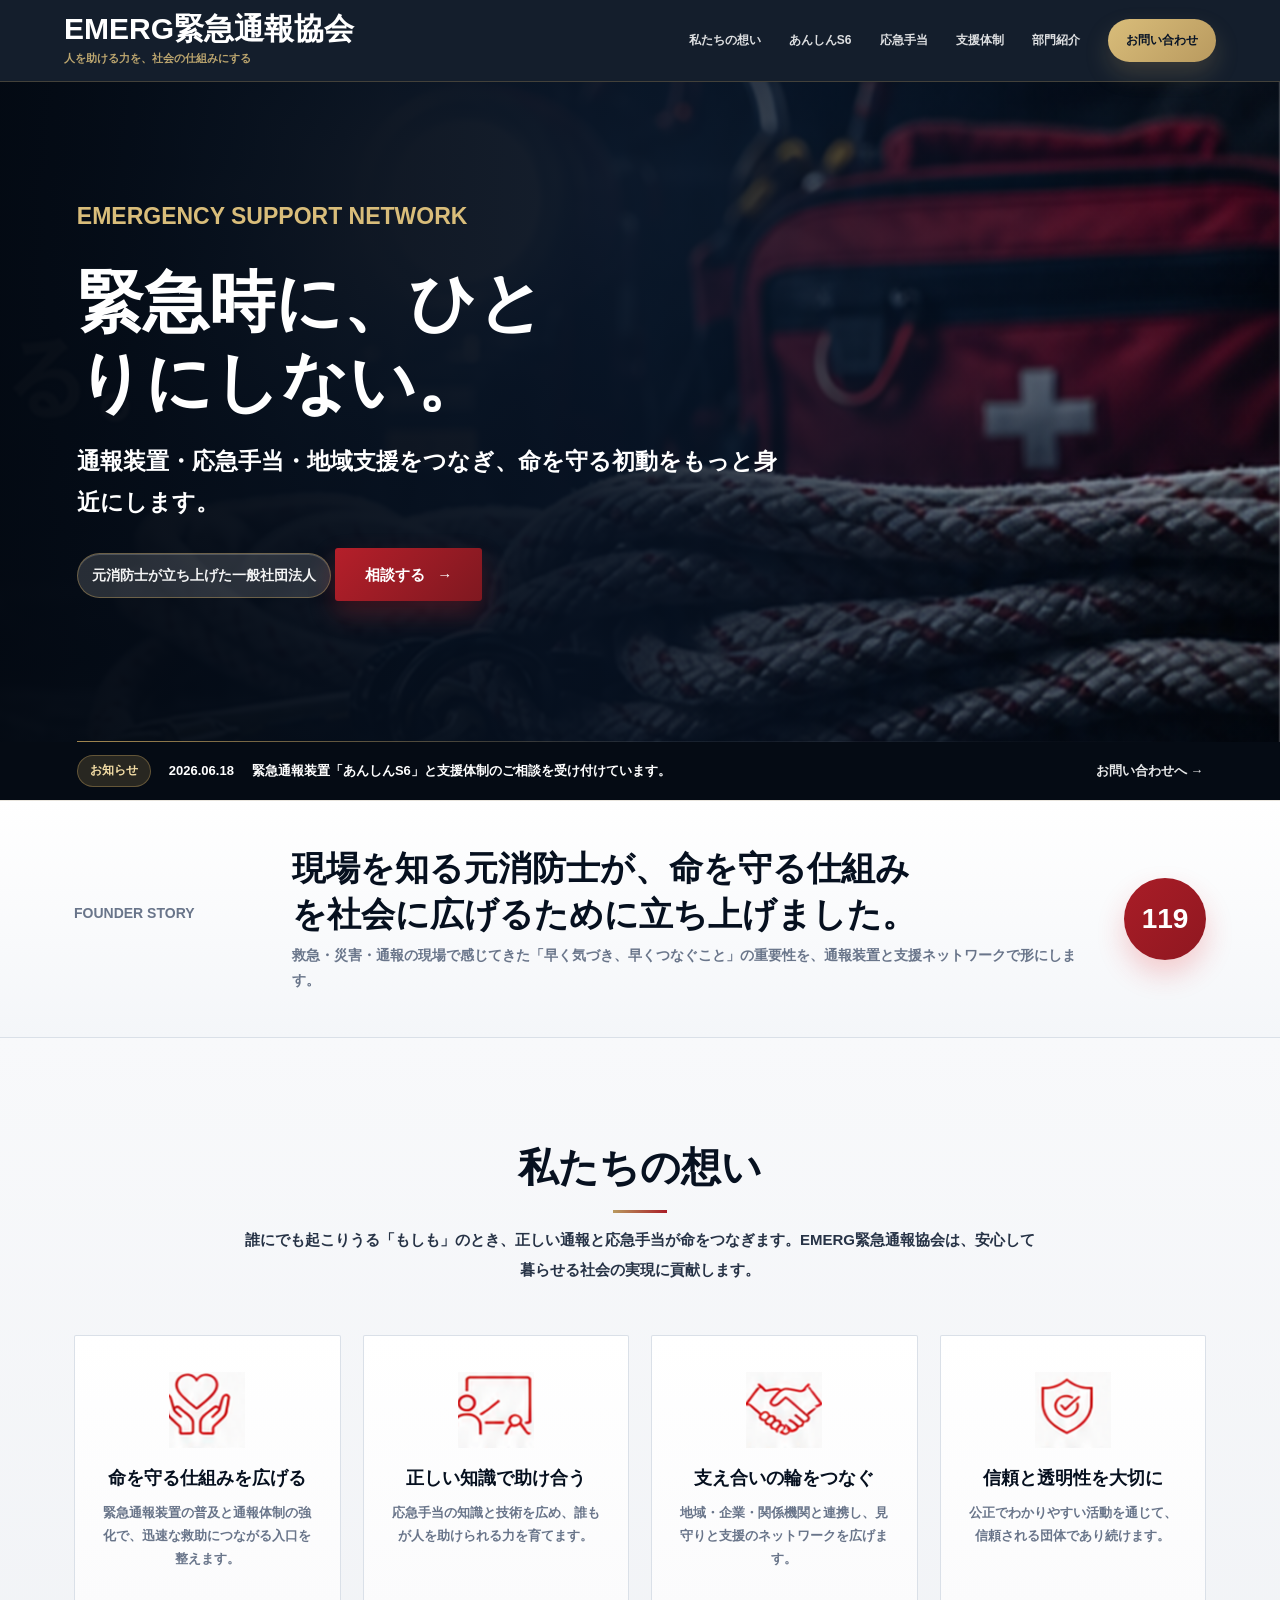
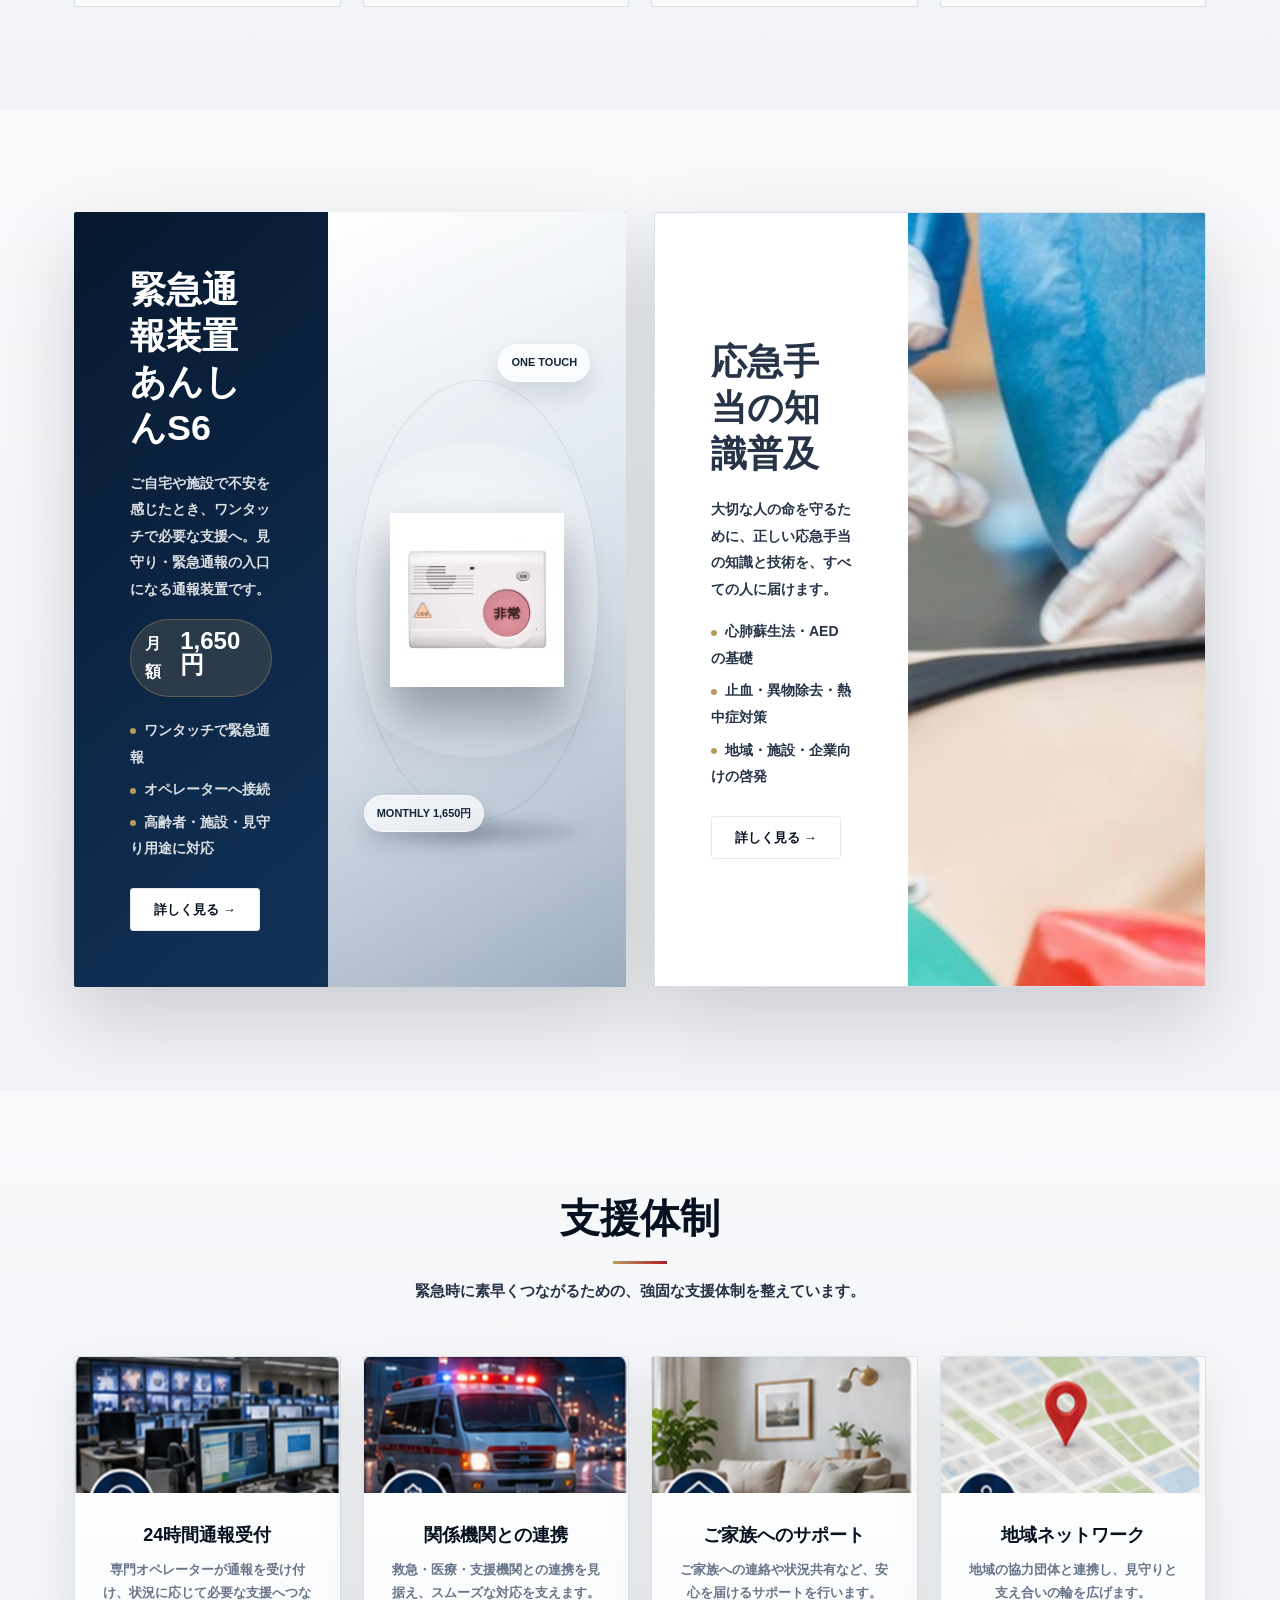
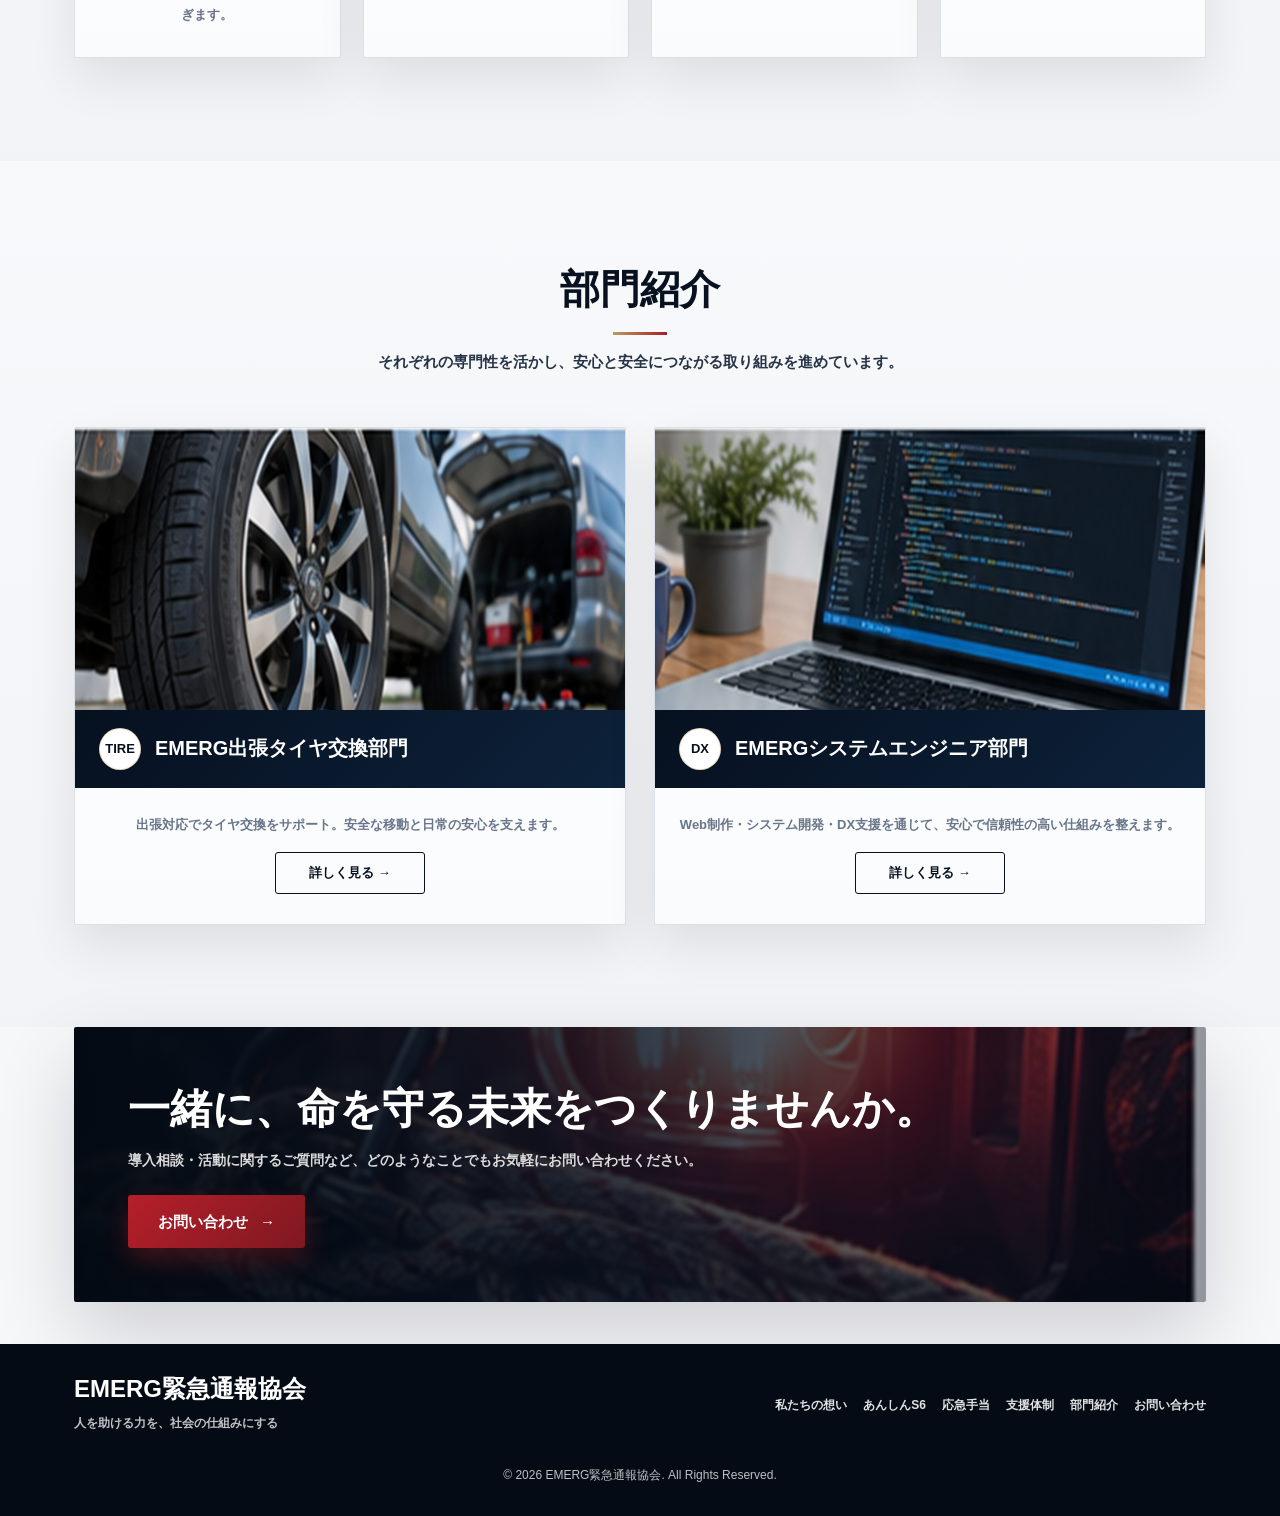
<file: index.html>
<!DOCTYPE html>
<html lang="ja">
<head>
  <meta charset="UTF-8">
  <meta name="viewport" content="width=device-width, initial-scale=1.0">
  <title>EMERG緊急通報協会 | 人を助ける力を、社会の仕組みにする</title>
  <meta name="description" content="EMERG緊急通報協会は、緊急通報装置あんしんS6、応急手当の知識普及、支援体制づくりを通じて、安心して暮らせる社会を支えます。">
  <link rel="stylesheet" href="style.css">
</head>
<body>
  <div class="site">
    <header class="header">
      <a class="brand" href="#home" aria-label="EMERG緊急通報協会">
        <span class="brand-main">EMERG緊急通報協会</span>
        <span class="brand-sub">人を助ける力を、社会の仕組みにする</span>
      </a>
      <nav class="nav" aria-label="メインナビゲーション">
        <a href="#mission">私たちの想い</a>
        <a href="#device">あんしんS6</a>
        <a href="#firstaid">応急手当</a>
        <a href="#support">支援体制</a>
        <a href="#department">部門紹介</a>
        <a class="nav-cta" href="#contact">お問い合わせ</a>
      </nav>
    </header>

    <main id="home">
      <section class="hero">
        <div class="hero-copy">
          <p class="eyebrow">EMERGENCY SUPPORT NETWORK</p>
          <h1>緊急時に、ひとりにしない。</h1>
          <p>通報装置・応急手当・地域支援をつなぎ、命を守る初動をもっと身近にします。</p>
          <div class="founder-pill">元消防士が立ち上げた一般社団法人</div>
          <a class="btn" href="#contact">相談する <span>→</span></a>
        </div>
      </section>

      <div class="news">
        <div class="news-inner">
          <span class="news-badge">お知らせ</span>
          <span>2026.06.18</span>
          <span>緊急通報装置「あんしんS6」と支援体制のご相談を受け付けています。</span>
          <a class="news-link" href="#contact">お問い合わせへ →</a>
        </div>
      </div>

      <section class="founder-band">
        <div class="founder-inner">
          <p class="eyebrow">FOUNDER STORY</p>
          <div>
            <h2>現場を知る元消防士が、命を守る仕組みを社会に広げるために立ち上げました。</h2>
            <p>救急・災害・通報の現場で感じてきた「早く気づき、早くつなぐこと」の重要性を、通報装置と支援ネットワークで形にします。</p>
          </div>
          <div class="founder-mark">119</div>
        </div>
      </section>

      <section class="section" id="mission">
        <div class="section-head">
          <h2 class="section-title">私たちの想い</h2>
          <p class="lead">誰にでも起こりうる「もしも」のとき、正しい通報と応急手当が命をつなぎます。EMERG緊急通報協会は、安心して暮らせる社会の実現に貢献します。</p>
        </div>
        <div class="mission-grid">
          <article class="mission-card">
            <img src="assets/mockup-crops/mission-life.png" alt="命を守る仕組み">
            <h3>命を守る仕組みを広げる</h3>
            <p>緊急通報装置の普及と通報体制の強化で、迅速な救助につながる入口を整えます。</p>
          </article>
          <article class="mission-card">
            <img src="assets/mockup-crops/mission-knowledge.png" alt="応急手当の知識">
            <h3>正しい知識で助け合う</h3>
            <p>応急手当の知識と技術を広め、誰もが人を助けられる力を育てます。</p>
          </article>
          <article class="mission-card">
            <img src="assets/mockup-crops/mission-link.png" alt="支援の輪">
            <h3>支え合いの輪をつなぐ</h3>
            <p>地域・企業・関係機関と連携し、見守りと支援のネットワークを広げます。</p>
          </article>
          <article class="mission-card">
            <img src="assets/mockup-crops/mission-trust.png" alt="信頼と透明性">
            <h3>信頼と透明性を大切に</h3>
            <p>公正でわかりやすい活動を通じて、信頼される団体であり続けます。</p>
          </article>
        </div>
      </section>

      <section class="section" id="device">
        <div class="feature-grid">
          <article class="feature-card dark">
            <div class="feature-copy">
              <h3>緊急通報装置 あんしんS6</h3>
              <p>ご自宅や施設で不安を感じたとき、ワンタッチで必要な支援へ。見守り・緊急通報の入口になる通報装置です。</p>
              <div class="price-badge">月額 <strong>1,650円</strong></div>
              <ul class="feature-list">
                <li>ワンタッチで緊急通報</li>
                <li>オペレーターへ接続</li>
                <li>高齢者・施設・見守り用途に対応</li>
              </ul>
              <a class="small-btn" href="device.html">詳しく見る →</a>
            </div>
            <div class="feature-media device">
              <img src="assets/anshin-s6.webp" alt="緊急通報装置 あんしんS6">
              <div class="device-note device-note-top">ONE TOUCH</div>
              <div class="device-note device-note-bottom">MONTHLY 1,650円</div>
            </div>
          </article>

          <article class="feature-card" id="firstaid">
            <div class="feature-copy">
              <h3>応急手当の知識普及</h3>
              <p>大切な人の命を守るために、正しい応急手当の知識と技術を、すべての人に届けます。</p>
              <ul class="feature-list">
                <li>心肺蘇生法・AEDの基礎</li>
                <li>止血・異物除去・熱中症対策</li>
                <li>地域・施設・企業向けの啓発</li>
              </ul>
              <a class="small-btn" href="firstaid.html">詳しく見る →</a>
            </div>
            <div class="feature-media photo">
              <img class="firstaid-visual" src="assets/source-3.jpg" alt="応急手当の知識普及">
            </div>
          </article>
        </div>
      </section>

      <section class="section" id="support">
        <div class="section-head">
          <h2 class="section-title">支援体制</h2>
          <p class="lead">緊急時に素早くつながるための、強固な支援体制を整えています。</p>
        </div>
        <div class="support-grid">
          <article class="support-card">
            <img src="assets/mockup-crops/support-call.png" alt="24時間通報受付">
            <div class="support-body">
              <h3>24時間通報受付</h3>
              <p>専門オペレーターが通報を受け付け、状況に応じて必要な支援へつなぎます。</p>
            </div>
          </article>
          <article class="support-card">
            <img src="assets/mockup-crops/support-ambulance.png" alt="関係機関との連携">
            <div class="support-body">
              <h3>関係機関との連携</h3>
              <p>救急・医療・支援機関との連携を見据え、スムーズな対応を支えます。</p>
            </div>
          </article>
          <article class="support-card">
            <img src="assets/mockup-crops/support-family.png" alt="ご家族へのサポート">
            <div class="support-body">
              <h3>ご家族へのサポート</h3>
              <p>ご家族への連絡や状況共有など、安心を届けるサポートを行います。</p>
            </div>
          </article>
          <article class="support-card">
            <img src="assets/mockup-crops/support-map.png" alt="地域ネットワーク">
            <div class="support-body">
              <h3>地域ネットワーク</h3>
              <p>地域の協力団体と連携し、見守りと支え合いの輪を広げます。</p>
            </div>
          </article>
        </div>
      </section>

      <section class="section" id="department">
        <div class="section-head">
          <h2 class="section-title">部門紹介</h2>
          <p class="lead">それぞれの専門性を活かし、安心と安全につながる取り組みを進めています。</p>
        </div>
        <div class="department-grid">
          <article class="dept-card">
            <img class="tire-visual" src="assets/mockup-crops/department-tire.png" alt="EMERG出張タイヤ交換部門">
            <div class="dept-title">
              <span class="dept-icon">TIRE</span>
              <span>EMERG出張タイヤ交換部門</span>
            </div>
            <div class="dept-body">
              <p>出張対応でタイヤ交換をサポート。安全な移動と日常の安心を支えます。</p>
              <a href="tire.html">詳しく見る →</a>
            </div>
          </article>
          <article class="dept-card">
            <img class="system-visual" src="assets/mockup-crops/department-kz.png" alt="EMERGシステムエンジニア部門">
            <div class="dept-title">
              <span class="dept-icon">DX</span>
              <span>EMERGシステムエンジニア部門</span>
            </div>
            <div class="dept-body">
              <p>Web制作・システム開発・DX支援を通じて、安心で信頼性の高い仕組みを整えます。</p>
              <a href="system.html">詳しく見る →</a>
            </div>
          </article>
        </div>
      </section>

      <section class="cta" id="contact">
        <div class="cta-box">
          <h2>一緒に、命を守る未来をつくりませんか。</h2>
          <p>導入相談・活動に関するご質問など、どのようなことでもお気軽にお問い合わせください。</p>
          <a class="btn" href="https://sites.google.com/emerg.pro/eme/問い合わせ" target="_blank" rel="noopener">お問い合わせ <span>→</span></a>
        </div>
      </section>
    </main>

    <footer class="footer">
      <div class="footer-inner">
        <div class="footer-brand">
          <strong>EMERG緊急通報協会</strong>
          <span>人を助ける力を、社会の仕組みにする</span>
        </div>
        <nav class="footer-nav" aria-label="フッターナビゲーション">
          <a href="#mission">私たちの想い</a>
          <a href="#device">あんしんS6</a>
          <a href="#firstaid">応急手当</a>
          <a href="#support">支援体制</a>
          <a href="#department">部門紹介</a>
          <a href="#contact">お問い合わせ</a>
        </nav>
        <p class="copy">© 2026 EMERG緊急通報協会. All Rights Reserved.</p>
      </div>
    </footer>
  </div>
</body>
</html>
</file>
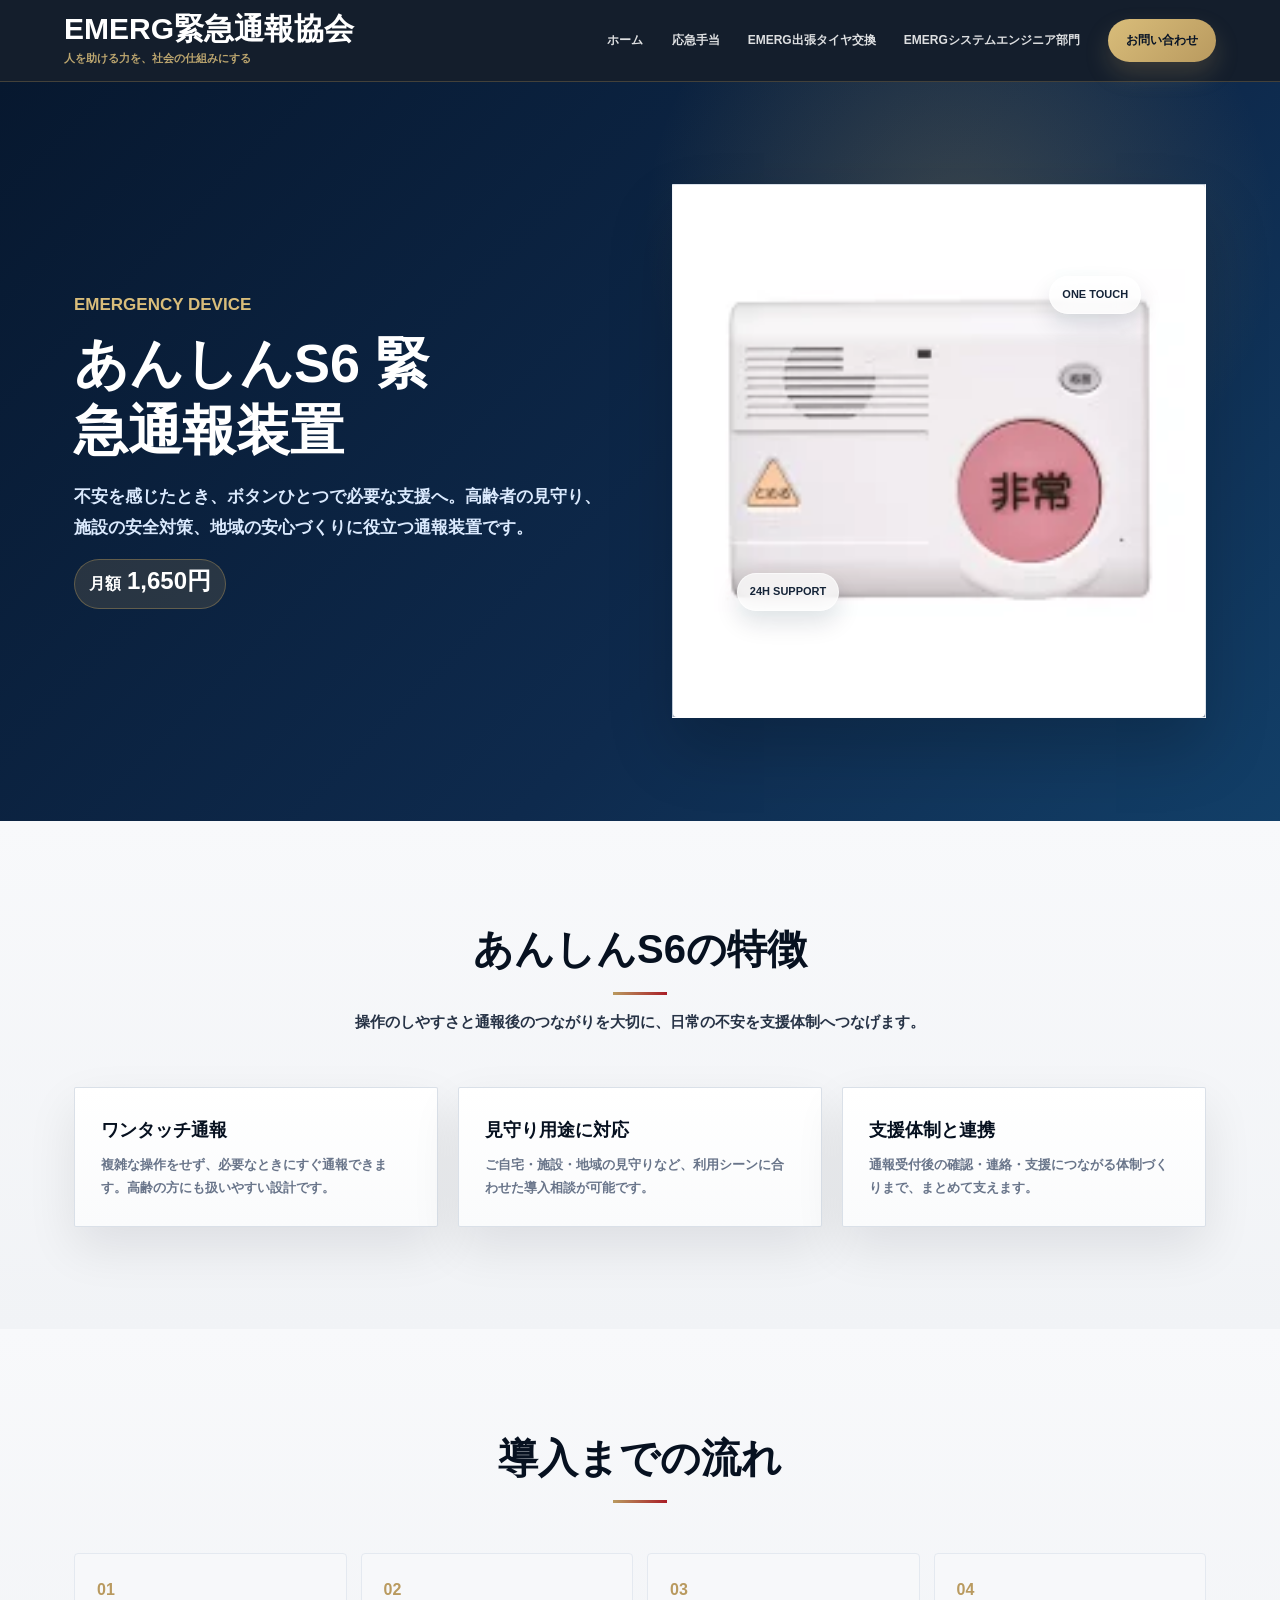
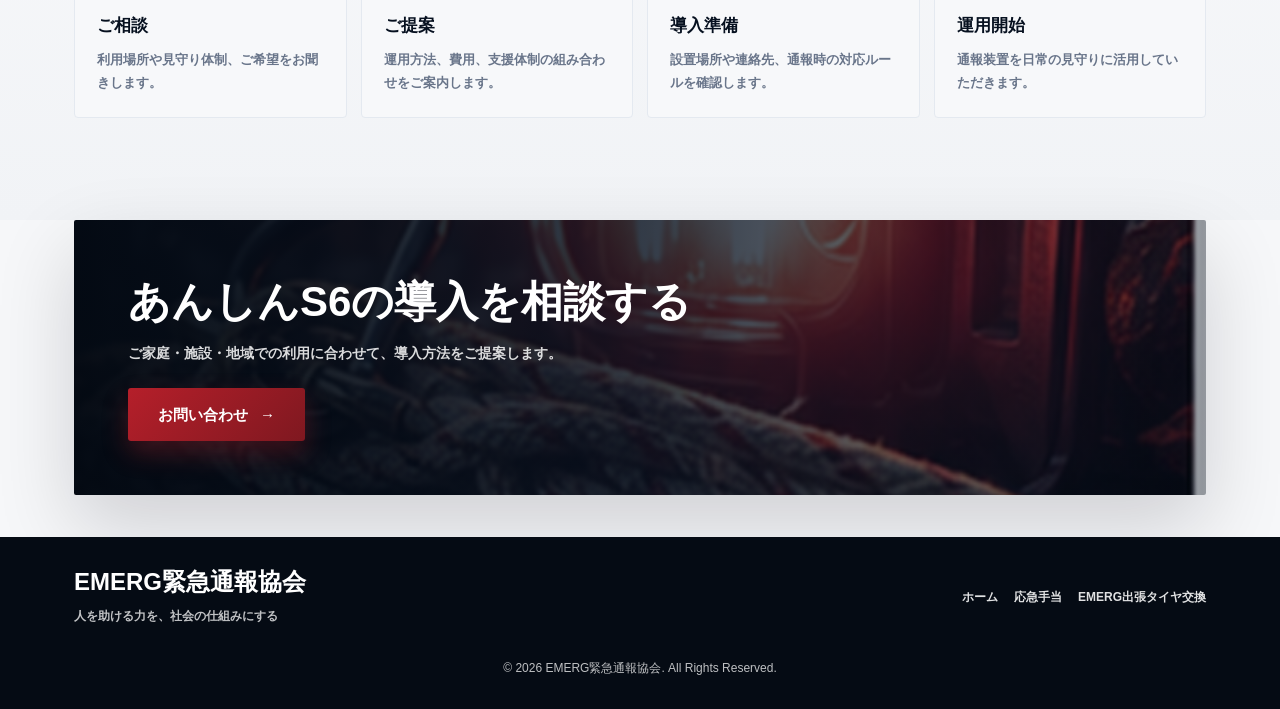
<file: device.html>
<!DOCTYPE html>
<html lang="ja">
<head>
  <meta charset="UTF-8">
  <meta name="viewport" content="width=device-width, initial-scale=1.0">
  <title>あんしんS6 緊急通報装置 | EMERG緊急通報協会</title>
  <meta name="description" content="あんしんS6は、ワンタッチで緊急時の支援につながる見守り・緊急通報装置です。高齢者のご自宅、施設、地域の見守りに対応します。">
  <link rel="stylesheet" href="style.css">
</head>
<body>
  <div class="site">
    <header class="header">
      <a class="brand" href="index.html">
        <span class="brand-main">EMERG緊急通報協会</span>
        <span class="brand-sub">人を助ける力を、社会の仕組みにする</span>
      </a>
      <nav class="nav" aria-label="メインナビゲーション">
        <a href="index.html">ホーム</a>
        <a href="firstaid.html">応急手当</a>
        <a href="tire.html">EMERG出張タイヤ交換</a>
        <a href="system.html">EMERGシステムエンジニア部門</a>
        <a class="nav-cta" href="https://sites.google.com/emerg.pro/eme/問い合わせ" target="_blank" rel="noopener">お問い合わせ</a>
      </nav>
    </header>

    <main>
      <section class="page-hero dark">
        <div>
          <p class="eyebrow">EMERGENCY DEVICE</p>
          <h1>あんしんS6 緊急通報装置</h1>
          <p>不安を感じたとき、ボタンひとつで必要な支援へ。高齢者の見守り、施設の安全対策、地域の安心づくりに役立つ通報装置です。</p>
          <div class="price-badge">月額 <strong>1,650円</strong></div>
        </div>
        <div class="device-showcase">
          <img src="assets/anshin-s6.webp" alt="あんしんS6 緊急通報装置">
          <div class="device-note device-note-top">ONE TOUCH</div>
          <div class="device-note device-note-bottom">24H SUPPORT</div>
        </div>
      </section>

      <section class="section">
        <div class="section-head">
          <h2 class="section-title">あんしんS6の特徴</h2>
          <p class="lead">操作のしやすさと通報後のつながりを大切に、日常の不安を支援体制へつなげます。</p>
        </div>
        <div class="detail-grid">
          <article class="detail-card">
            <h3>ワンタッチ通報</h3>
            <p>複雑な操作をせず、必要なときにすぐ通報できます。高齢の方にも扱いやすい設計です。</p>
          </article>
          <article class="detail-card">
            <h3>見守り用途に対応</h3>
            <p>ご自宅・施設・地域の見守りなど、利用シーンに合わせた導入相談が可能です。</p>
          </article>
          <article class="detail-card">
            <h3>支援体制と連携</h3>
            <p>通報受付後の確認・連絡・支援につながる体制づくりまで、まとめて支えます。</p>
          </article>
        </div>
      </section>

      <section class="section">
        <div class="section-head">
          <h2 class="section-title">導入までの流れ</h2>
        </div>
        <div class="flow">
          <article class="flow-step">
            <h3>ご相談</h3>
            <p>利用場所や見守り体制、ご希望をお聞きします。</p>
          </article>
          <article class="flow-step">
            <h3>ご提案</h3>
            <p>運用方法、費用、支援体制の組み合わせをご案内します。</p>
          </article>
          <article class="flow-step">
            <h3>導入準備</h3>
            <p>設置場所や連絡先、通報時の対応ルールを確認します。</p>
          </article>
          <article class="flow-step">
            <h3>運用開始</h3>
            <p>通報装置を日常の見守りに活用していただきます。</p>
          </article>
        </div>
      </section>

      <section class="cta">
        <div class="cta-box">
          <h2>あんしんS6の導入を相談する</h2>
          <p>ご家庭・施設・地域での利用に合わせて、導入方法をご提案します。</p>
          <a class="btn" href="https://sites.google.com/emerg.pro/eme/問い合わせ" target="_blank" rel="noopener">お問い合わせ <span>→</span></a>
        </div>
      </section>
    </main>

    <footer class="footer">
      <div class="footer-inner">
        <div class="footer-brand">
          <strong>EMERG緊急通報協会</strong>
          <span>人を助ける力を、社会の仕組みにする</span>
        </div>
        <nav class="footer-nav" aria-label="フッターナビゲーション">
          <a href="index.html">ホーム</a>
          <a href="firstaid.html">応急手当</a>
          <a href="tire.html">EMERG出張タイヤ交換</a>
        </nav>
        <p class="copy">© 2026 EMERG緊急通報協会. All Rights Reserved.</p>
      </div>
    </footer>
  </div>
</body>
</html>
</file>
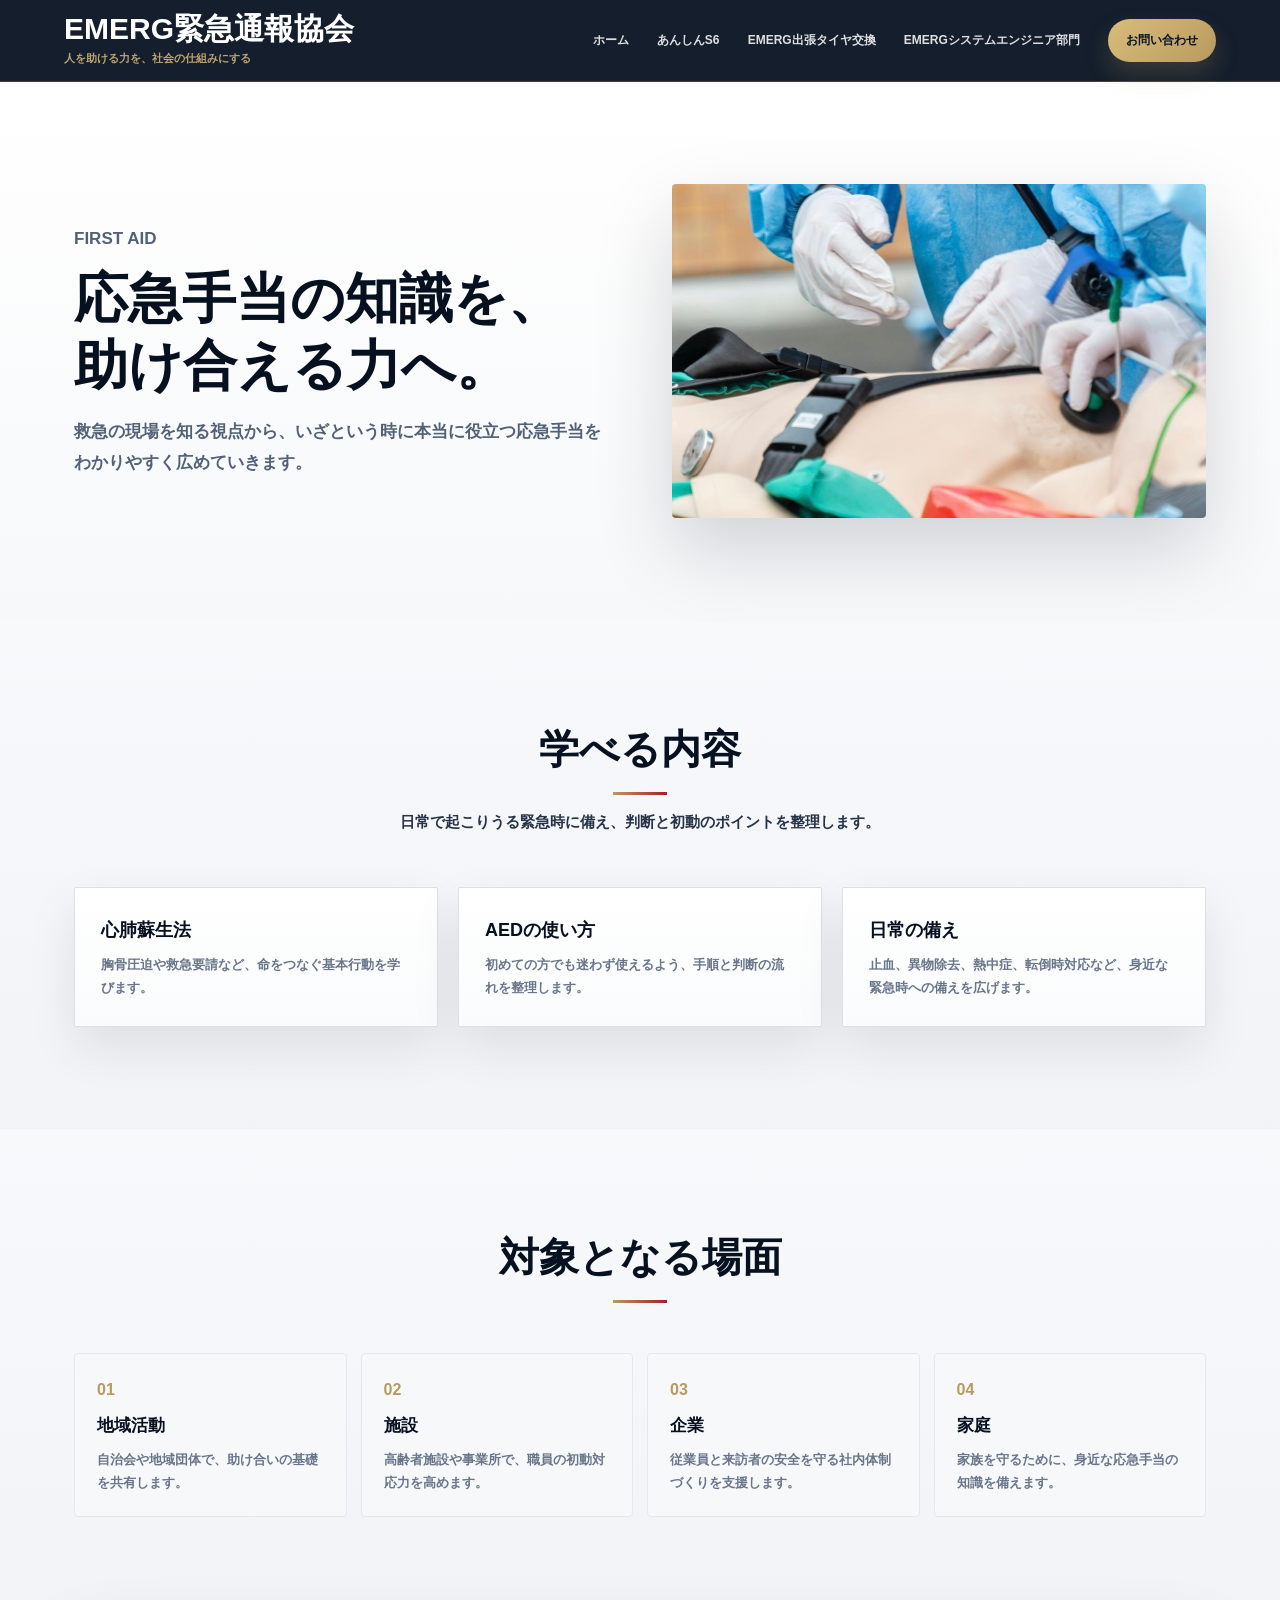
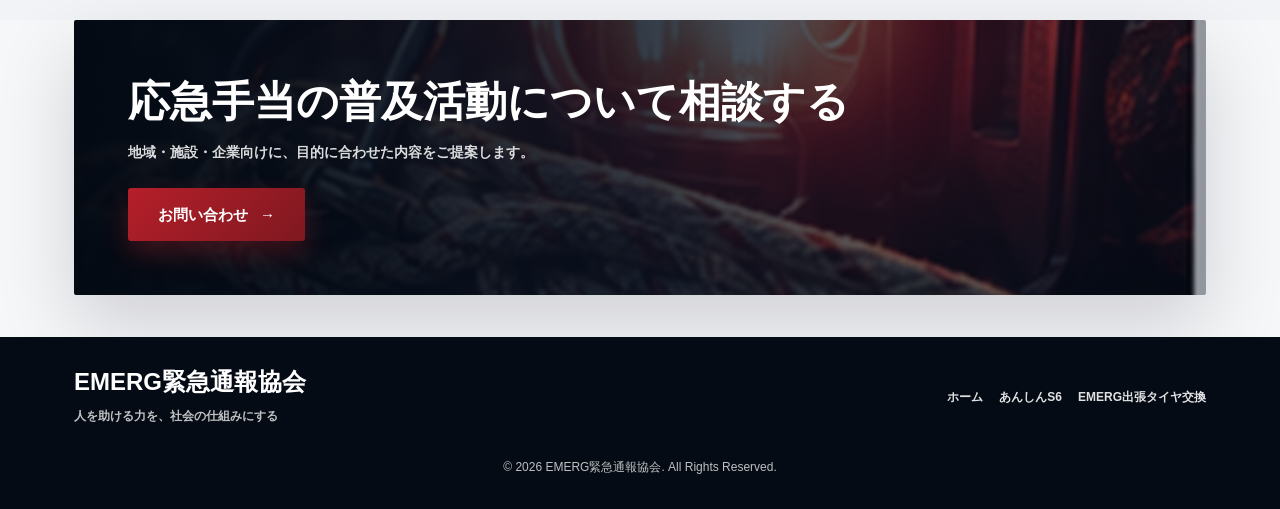
<file: firstaid.html>
<!DOCTYPE html>
<html lang="ja">
<head>
  <meta charset="UTF-8">
  <meta name="viewport" content="width=device-width, initial-scale=1.0">
  <title>応急手当の知識普及 | EMERG緊急通報協会</title>
  <meta name="description" content="EMERG緊急通報協会は、心肺蘇生法、AED、止血、熱中症対策など、命を守る応急手当の知識普及に取り組みます。">
  <link rel="stylesheet" href="style.css">
</head>
<body>
  <div class="site">
    <header class="header">
      <a class="brand" href="index.html">
        <span class="brand-main">EMERG緊急通報協会</span>
        <span class="brand-sub">人を助ける力を、社会の仕組みにする</span>
      </a>
      <nav class="nav" aria-label="メインナビゲーション">
        <a href="index.html">ホーム</a>
        <a href="device.html">あんしんS6</a>
        <a href="tire.html">EMERG出張タイヤ交換</a>
        <a href="system.html">EMERGシステムエンジニア部門</a>
        <a class="nav-cta" href="https://sites.google.com/emerg.pro/eme/問い合わせ" target="_blank" rel="noopener">お問い合わせ</a>
      </nav>
    </header>

    <main>
      <section class="page-hero">
        <div>
          <p class="eyebrow">FIRST AID</p>
          <h1>応急手当の知識を、助け合える力へ。</h1>
          <p>救急の現場を知る視点から、いざという時に本当に役立つ応急手当をわかりやすく広めていきます。</p>
        </div>
        <img class="firstaid-visual" src="assets/source-3.jpg" alt="応急手当の知識普及">
      </section>

      <section class="section">
        <div class="section-head">
          <h2 class="section-title">学べる内容</h2>
          <p class="lead">日常で起こりうる緊急時に備え、判断と初動のポイントを整理します。</p>
        </div>
        <div class="detail-grid">
          <article class="detail-card">
            <h3>心肺蘇生法</h3>
            <p>胸骨圧迫や救急要請など、命をつなぐ基本行動を学びます。</p>
          </article>
          <article class="detail-card">
            <h3>AEDの使い方</h3>
            <p>初めての方でも迷わず使えるよう、手順と判断の流れを整理します。</p>
          </article>
          <article class="detail-card">
            <h3>日常の備え</h3>
            <p>止血、異物除去、熱中症、転倒時対応など、身近な緊急時への備えを広げます。</p>
          </article>
        </div>
      </section>

      <section class="section">
        <div class="section-head">
          <h2 class="section-title">対象となる場面</h2>
        </div>
        <div class="flow">
          <article class="flow-step">
            <h3>地域活動</h3>
            <p>自治会や地域団体で、助け合いの基礎を共有します。</p>
          </article>
          <article class="flow-step">
            <h3>施設</h3>
            <p>高齢者施設や事業所で、職員の初動対応力を高めます。</p>
          </article>
          <article class="flow-step">
            <h3>企業</h3>
            <p>従業員と来訪者の安全を守る社内体制づくりを支援します。</p>
          </article>
          <article class="flow-step">
            <h3>家庭</h3>
            <p>家族を守るために、身近な応急手当の知識を備えます。</p>
          </article>
        </div>
      </section>

      <section class="cta">
        <div class="cta-box">
          <h2>応急手当の普及活動について相談する</h2>
          <p>地域・施設・企業向けに、目的に合わせた内容をご提案します。</p>
          <a class="btn" href="https://sites.google.com/emerg.pro/eme/問い合わせ" target="_blank" rel="noopener">お問い合わせ <span>→</span></a>
        </div>
      </section>
    </main>

    <footer class="footer">
      <div class="footer-inner">
        <div class="footer-brand">
          <strong>EMERG緊急通報協会</strong>
          <span>人を助ける力を、社会の仕組みにする</span>
        </div>
        <nav class="footer-nav" aria-label="フッターナビゲーション">
          <a href="index.html">ホーム</a>
          <a href="device.html">あんしんS6</a>
          <a href="tire.html">EMERG出張タイヤ交換</a>
        </nav>
        <p class="copy">© 2026 EMERG緊急通報協会. All Rights Reserved.</p>
      </div>
    </footer>
  </div>
</body>
</html>
</file>
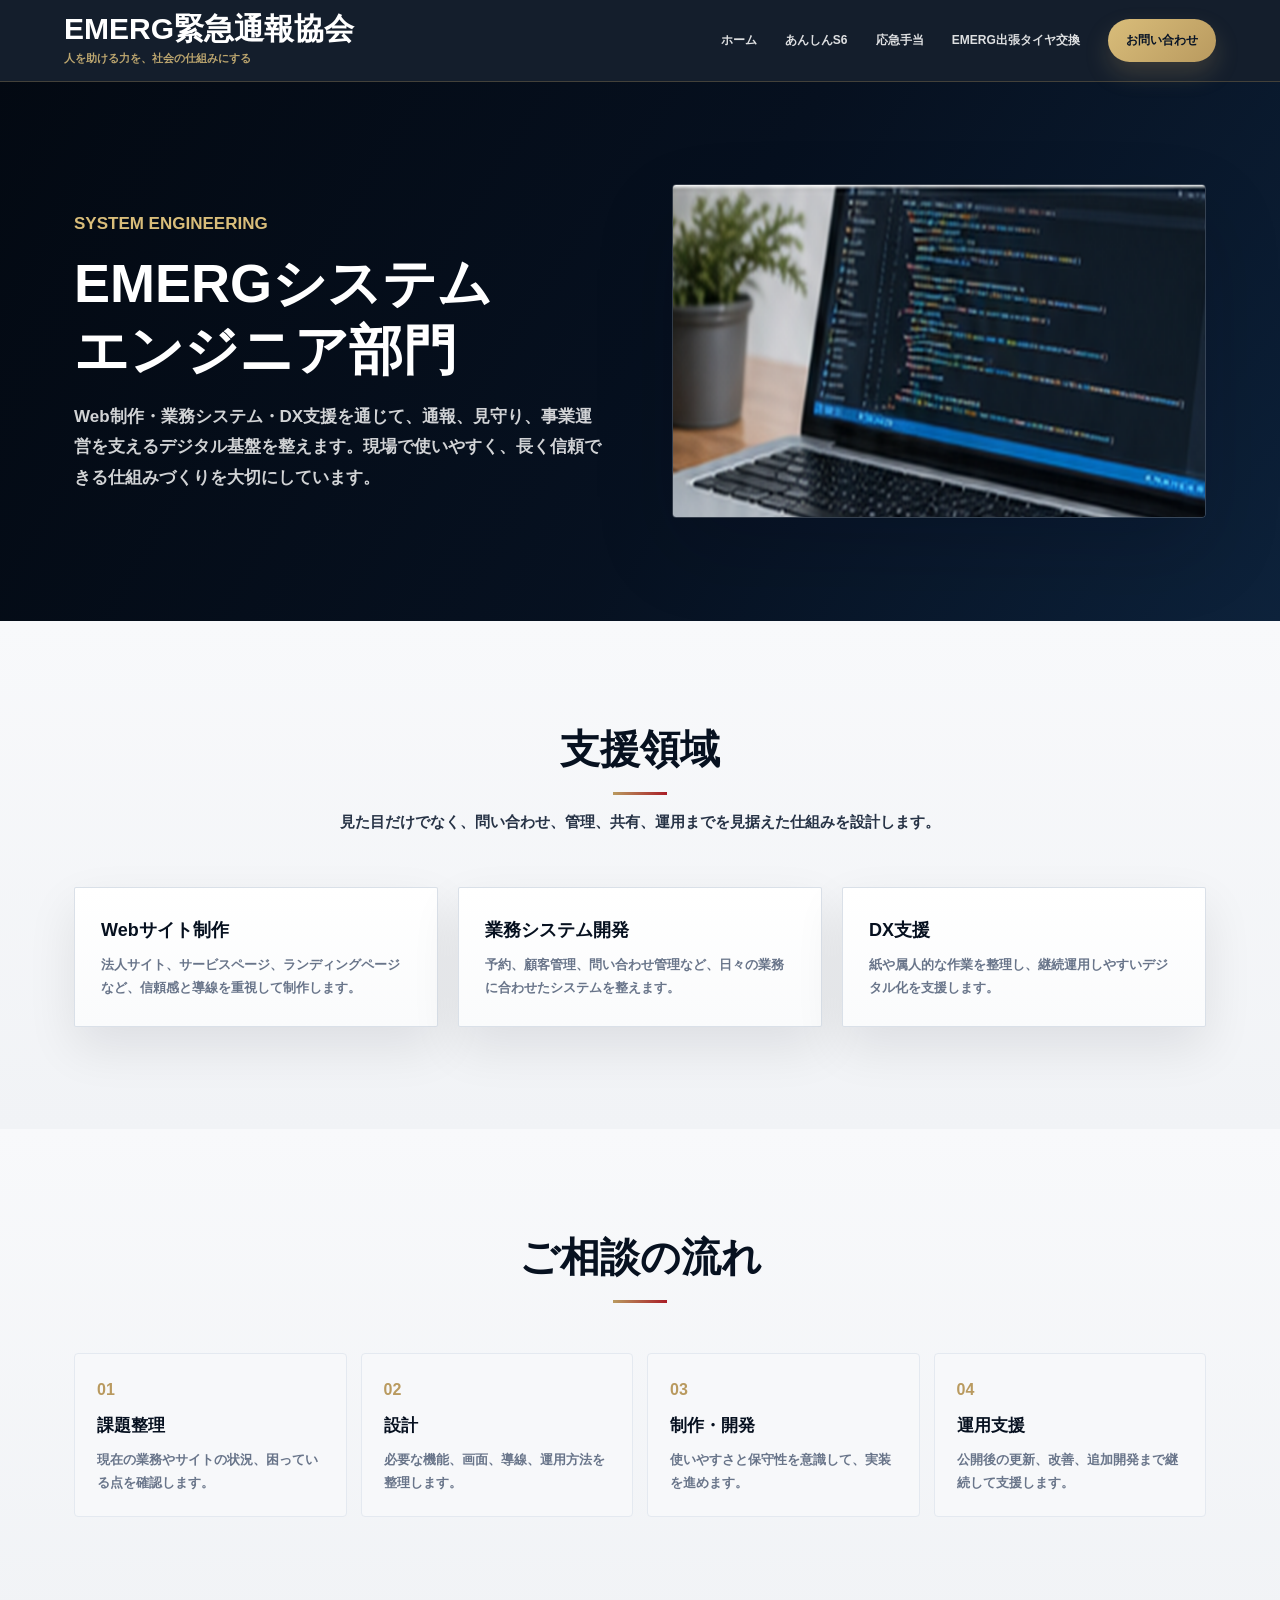
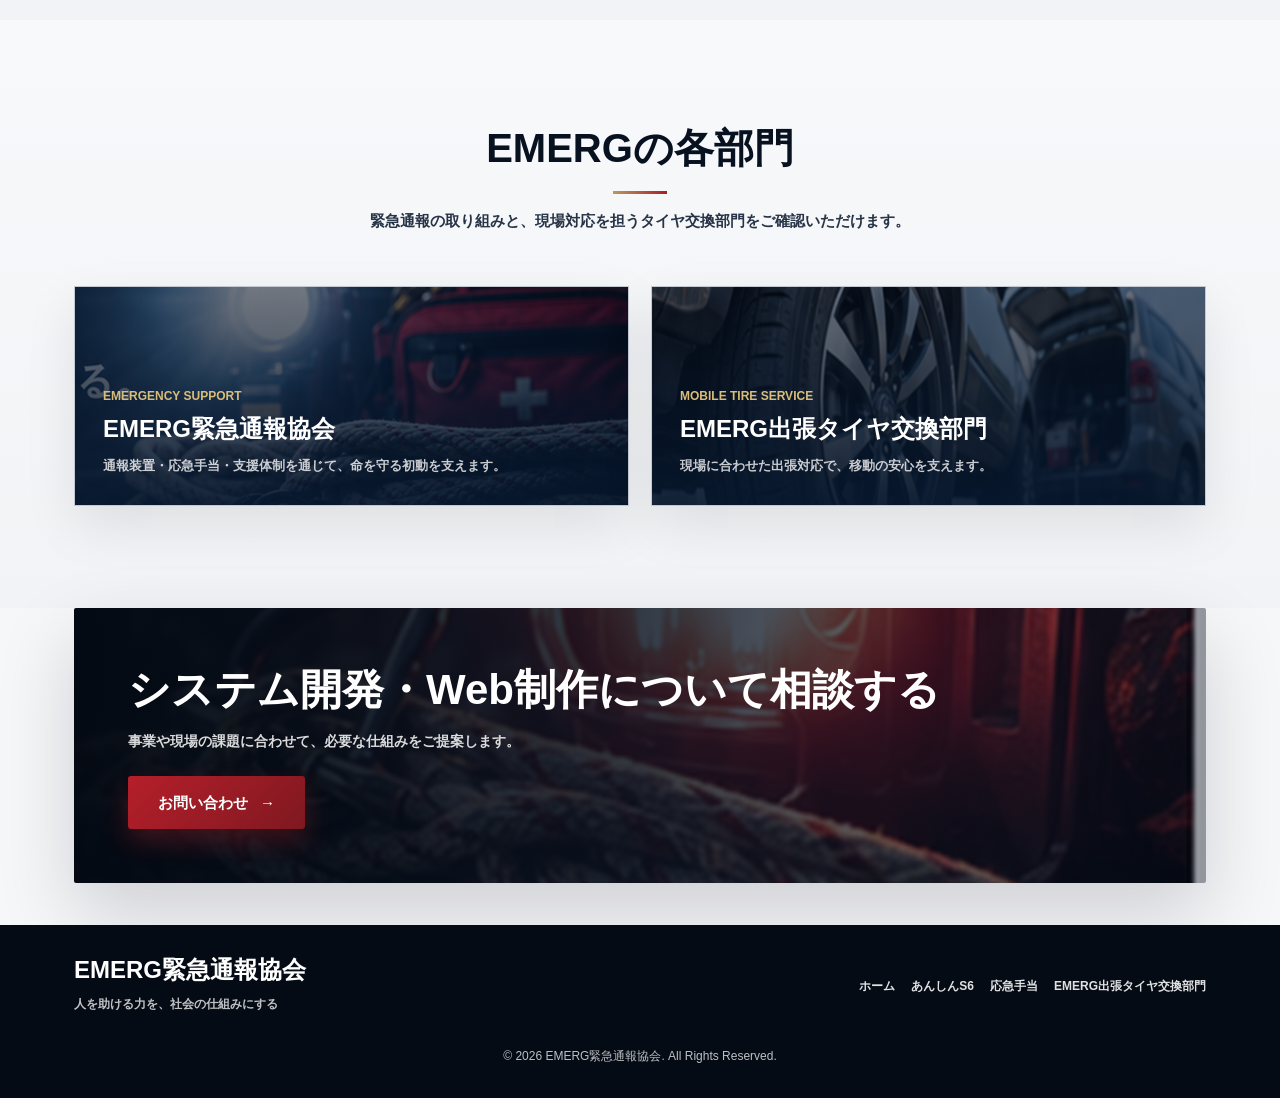
<file: system.html>
<!DOCTYPE html>
<html lang="ja">
<head>
  <meta charset="UTF-8">
  <meta name="viewport" content="width=device-width, initial-scale=1.0">
  <title>EMERGシステムエンジニア部門 | EMERG緊急通報協会</title>
  <meta name="description" content="EMERGシステムエンジニア部門は、Web制作、業務システム、DX支援を通じて、安心と信頼を支えるデジタル基盤を整えます。">
  <link rel="stylesheet" href="style.css">
</head>
<body>
  <div class="site">
    <header class="header">
      <a class="brand" href="index.html">
        <span class="brand-main">EMERG緊急通報協会</span>
        <span class="brand-sub">人を助ける力を、社会の仕組みにする</span>
      </a>
      <nav class="nav" aria-label="メインナビゲーション">
        <a href="index.html">ホーム</a>
        <a href="device.html">あんしんS6</a>
        <a href="firstaid.html">応急手当</a>
        <a href="tire.html">EMERG出張タイヤ交換</a>
        <a class="nav-cta" href="https://sites.google.com/emerg.pro/eme/問い合わせ" target="_blank" rel="noopener">お問い合わせ</a>
      </nav>
    </header>

    <main>
      <section class="page-hero department-hero">
        <div>
          <p class="eyebrow">SYSTEM ENGINEERING</p>
          <h1>EMERGシステムエンジニア部門</h1>
          <p>Web制作・業務システム・DX支援を通じて、通報、見守り、事業運営を支えるデジタル基盤を整えます。現場で使いやすく、長く信頼できる仕組みづくりを大切にしています。</p>
        </div>
        <img class="system-visual" src="assets/mockup-crops/department-kz.png" alt="EMERGシステムエンジニア部門">
      </section>

      <section class="section">
        <div class="section-head">
          <h2 class="section-title">支援領域</h2>
          <p class="lead">見た目だけでなく、問い合わせ、管理、共有、運用までを見据えた仕組みを設計します。</p>
        </div>
        <div class="detail-grid">
          <article class="detail-card">
            <h3>Webサイト制作</h3>
            <p>法人サイト、サービスページ、ランディングページなど、信頼感と導線を重視して制作します。</p>
          </article>
          <article class="detail-card">
            <h3>業務システム開発</h3>
            <p>予約、顧客管理、問い合わせ管理など、日々の業務に合わせたシステムを整えます。</p>
          </article>
          <article class="detail-card">
            <h3>DX支援</h3>
            <p>紙や属人的な作業を整理し、継続運用しやすいデジタル化を支援します。</p>
          </article>
        </div>
      </section>

      <section class="section">
        <div class="section-head">
          <h2 class="section-title">ご相談の流れ</h2>
        </div>
        <div class="flow">
          <article class="flow-step">
            <h3>課題整理</h3>
            <p>現在の業務やサイトの状況、困っている点を確認します。</p>
          </article>
          <article class="flow-step">
            <h3>設計</h3>
            <p>必要な機能、画面、導線、運用方法を整理します。</p>
          </article>
          <article class="flow-step">
            <h3>制作・開発</h3>
            <p>使いやすさと保守性を意識して、実装を進めます。</p>
          </article>
          <article class="flow-step">
            <h3>運用支援</h3>
            <p>公開後の更新、改善、追加開発まで継続して支援します。</p>
          </article>
        </div>
      </section>

      <section class="section">
        <div class="section-head">
          <h2 class="section-title">EMERGの各部門</h2>
          <p class="lead">緊急通報の取り組みと、現場対応を担うタイヤ交換部門をご確認いただけます。</p>
        </div>
        <div class="division-links">
          <a class="division-link" href="index.html">
            <img src="assets/mockup-crops/hero-gear.png" alt="EMERG緊急通報協会">
            <div class="division-link-body">
              <span>EMERGENCY SUPPORT</span>
              <h3>EMERG緊急通報協会</h3>
              <p>通報装置・応急手当・支援体制を通じて、命を守る初動を支えます。</p>
            </div>
          </a>
          <a class="division-link" href="tire.html">
            <img class="tire-visual" src="assets/mockup-crops/department-tire.png" alt="EMERG出張タイヤ交換部門">
            <div class="division-link-body">
              <span>MOBILE TIRE SERVICE</span>
              <h3>EMERG出張タイヤ交換部門</h3>
              <p>現場に合わせた出張対応で、移動の安心を支えます。</p>
            </div>
          </a>
        </div>
      </section>

      <section class="cta">
        <div class="cta-box">
          <h2>システム開発・Web制作について相談する</h2>
          <p>事業や現場の課題に合わせて、必要な仕組みをご提案します。</p>
          <a class="btn" href="https://sites.google.com/emerg.pro/eme/問い合わせ" target="_blank" rel="noopener">お問い合わせ <span>→</span></a>
        </div>
      </section>
    </main>

    <footer class="footer">
      <div class="footer-inner">
        <div class="footer-brand">
          <strong>EMERG緊急通報協会</strong>
          <span>人を助ける力を、社会の仕組みにする</span>
        </div>
        <nav class="footer-nav" aria-label="フッターナビゲーション">
          <a href="index.html">ホーム</a>
          <a href="device.html">あんしんS6</a>
          <a href="firstaid.html">応急手当</a>
          <a href="tire.html">EMERG出張タイヤ交換部門</a>
        </nav>
        <p class="copy">© 2026 EMERG緊急通報協会. All Rights Reserved.</p>
      </div>
    </footer>
  </div>
</body>
</html>
</file>
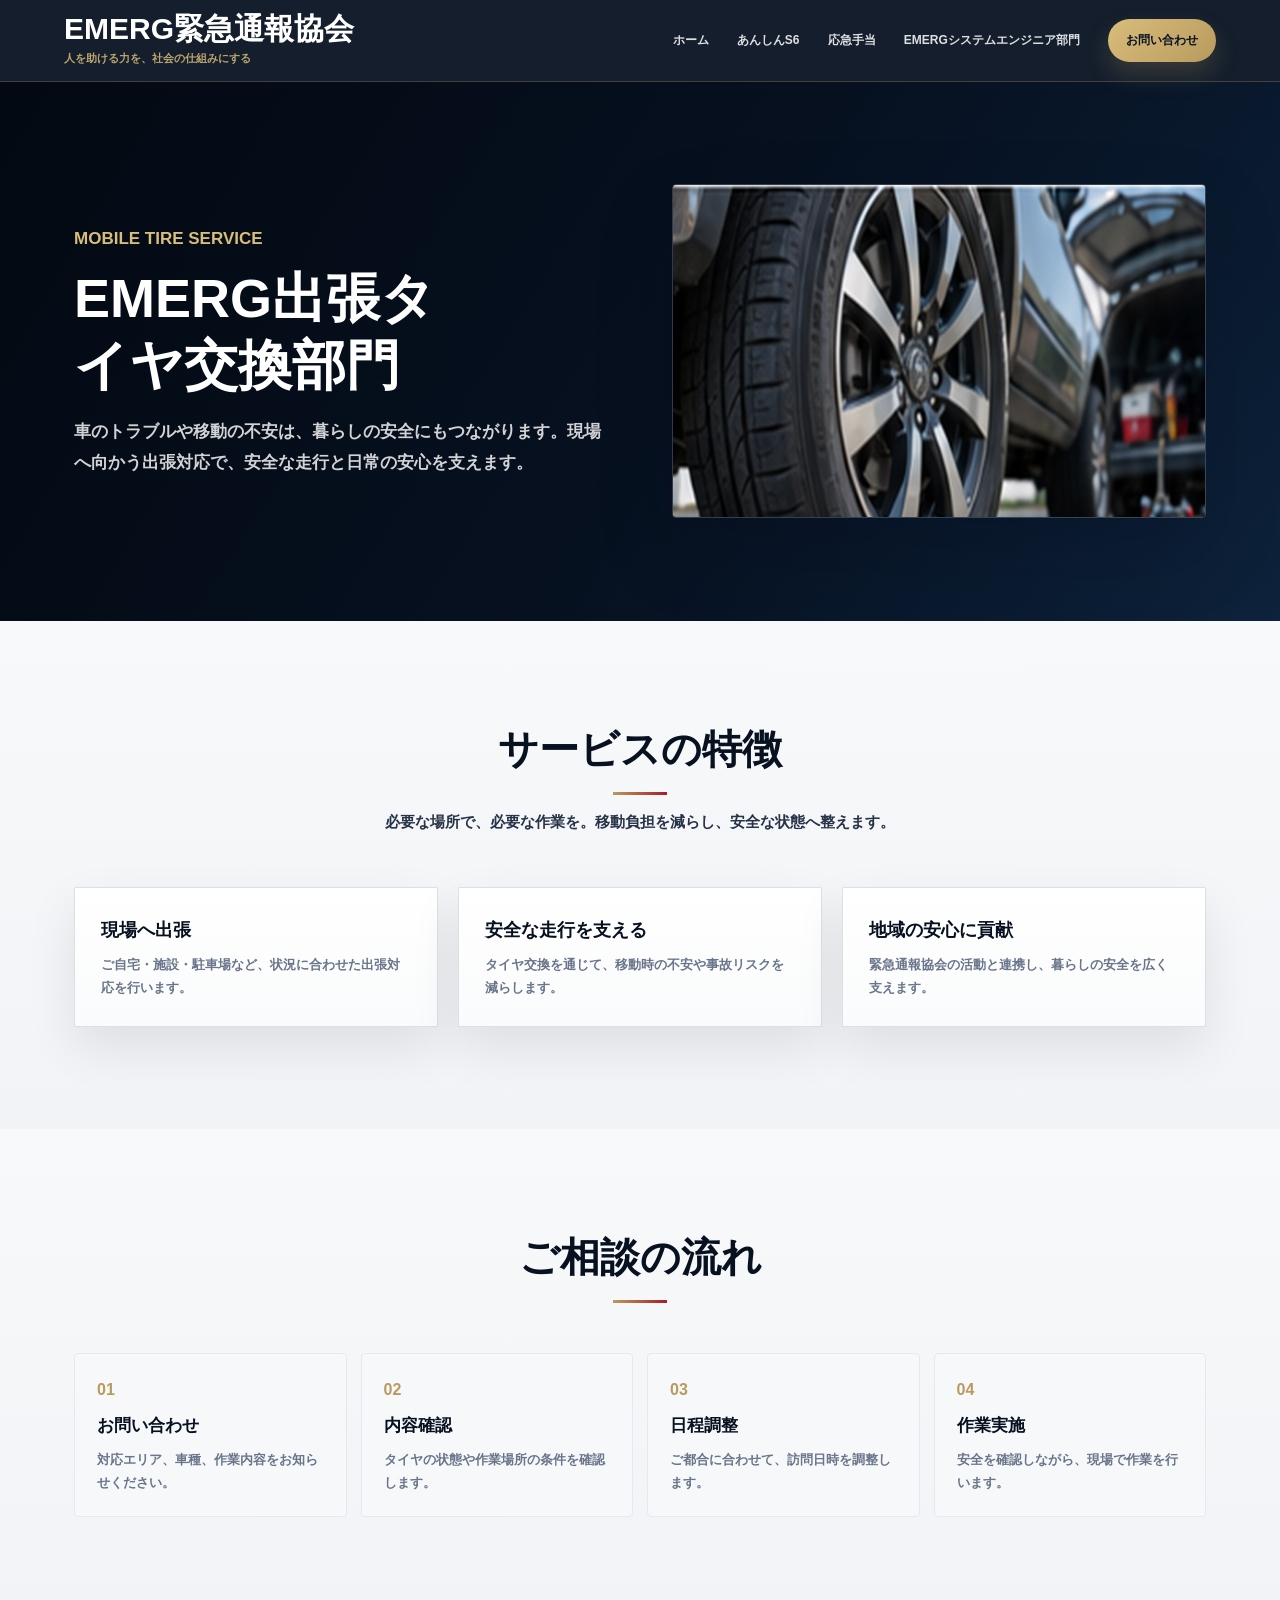
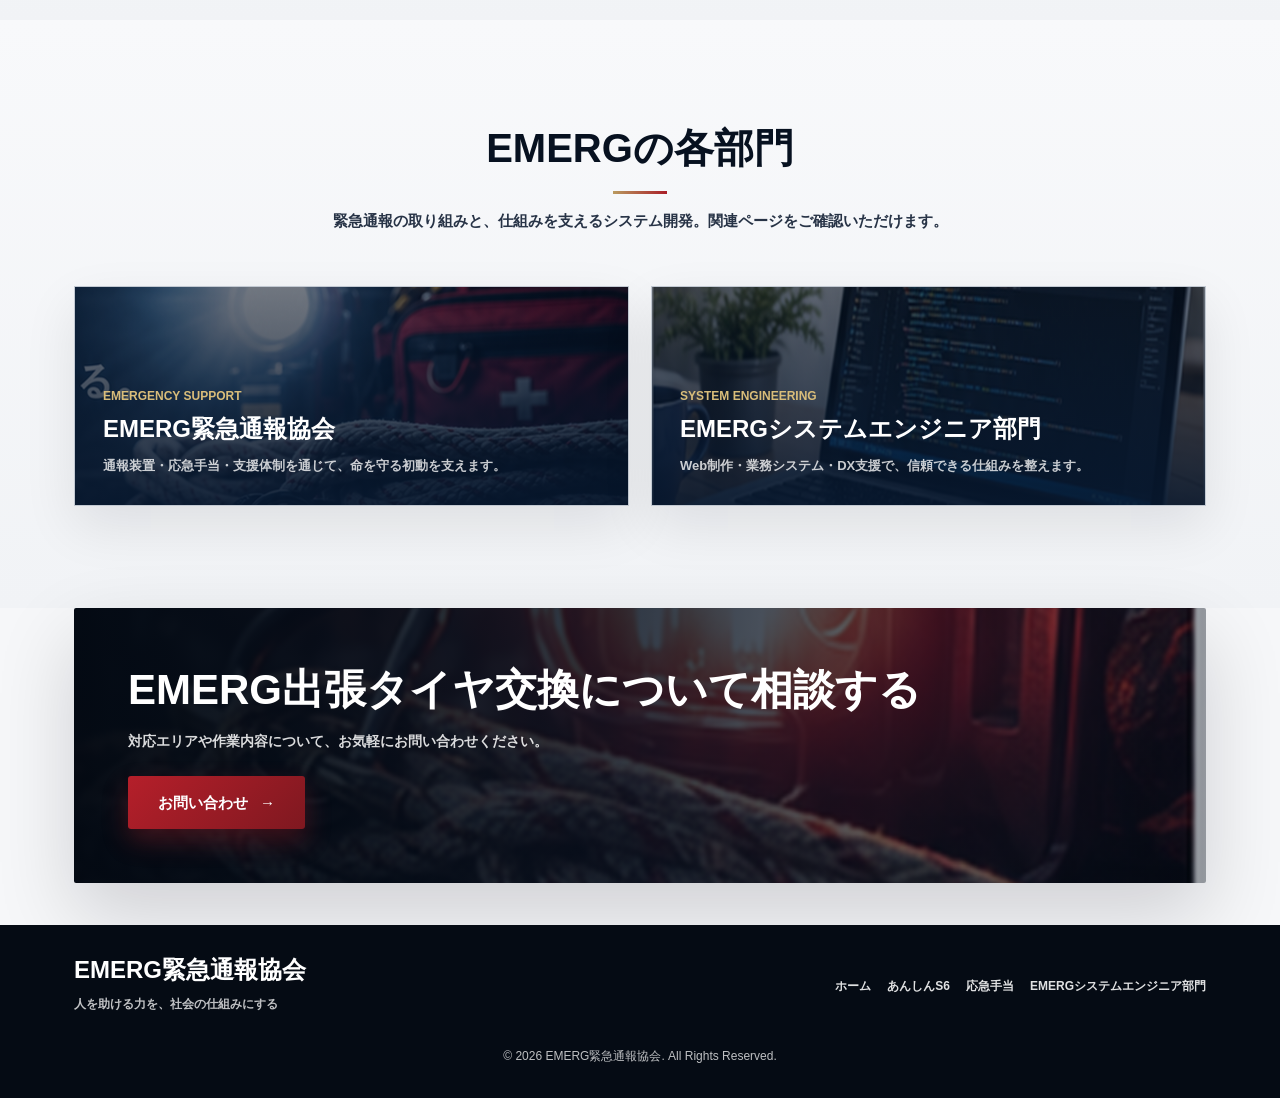
<file: tire.html>
<!DOCTYPE html>
<html lang="ja">
<head>
  <meta charset="UTF-8">
  <meta name="viewport" content="width=device-width, initial-scale=1.0">
  <title>EMERG出張タイヤ交換部門 | EMERG緊急通報協会</title>
  <meta name="description" content="EMERG出張タイヤ交換部門は、車の安全な走行と日常の安心を支えるため、現場に合わせたタイヤ交換をサポートします。">
  <link rel="stylesheet" href="style.css">
</head>
<body>
  <div class="site">
    <header class="header">
      <a class="brand" href="index.html">
        <span class="brand-main">EMERG緊急通報協会</span>
        <span class="brand-sub">人を助ける力を、社会の仕組みにする</span>
      </a>
      <nav class="nav" aria-label="メインナビゲーション">
        <a href="index.html">ホーム</a>
        <a href="device.html">あんしんS6</a>
        <a href="firstaid.html">応急手当</a>
        <a href="system.html">EMERGシステムエンジニア部門</a>
        <a class="nav-cta" href="https://sites.google.com/emerg.pro/eme/問い合わせ" target="_blank" rel="noopener">お問い合わせ</a>
      </nav>
    </header>

    <main>
      <section class="page-hero department-hero">
        <div>
          <p class="eyebrow">MOBILE TIRE SERVICE</p>
          <h1>EMERG出張タイヤ交換部門</h1>
          <p>車のトラブルや移動の不安は、暮らしの安全にもつながります。現場へ向かう出張対応で、安全な走行と日常の安心を支えます。</p>
        </div>
        <img class="tire-visual" src="assets/mockup-crops/department-tire.png" alt="EMERG出張タイヤ交換部門">
      </section>

      <section class="section">
        <div class="section-head">
          <h2 class="section-title">サービスの特徴</h2>
          <p class="lead">必要な場所で、必要な作業を。移動負担を減らし、安全な状態へ整えます。</p>
        </div>
        <div class="detail-grid">
          <article class="detail-card">
            <h3>現場へ出張</h3>
            <p>ご自宅・施設・駐車場など、状況に合わせた出張対応を行います。</p>
          </article>
          <article class="detail-card">
            <h3>安全な走行を支える</h3>
            <p>タイヤ交換を通じて、移動時の不安や事故リスクを減らします。</p>
          </article>
          <article class="detail-card">
            <h3>地域の安心に貢献</h3>
            <p>緊急通報協会の活動と連携し、暮らしの安全を広く支えます。</p>
          </article>
        </div>
      </section>

      <section class="section">
        <div class="section-head">
          <h2 class="section-title">ご相談の流れ</h2>
        </div>
        <div class="flow">
          <article class="flow-step">
            <h3>お問い合わせ</h3>
            <p>対応エリア、車種、作業内容をお知らせください。</p>
          </article>
          <article class="flow-step">
            <h3>内容確認</h3>
            <p>タイヤの状態や作業場所の条件を確認します。</p>
          </article>
          <article class="flow-step">
            <h3>日程調整</h3>
            <p>ご都合に合わせて、訪問日時を調整します。</p>
          </article>
          <article class="flow-step">
            <h3>作業実施</h3>
            <p>安全を確認しながら、現場で作業を行います。</p>
          </article>
        </div>
      </section>

      <section class="section">
        <div class="section-head">
          <h2 class="section-title">EMERGの各部門</h2>
          <p class="lead">緊急通報の取り組みと、仕組みを支えるシステム開発。関連ページをご確認いただけます。</p>
        </div>
        <div class="division-links">
          <a class="division-link" href="index.html">
            <img src="assets/mockup-crops/hero-gear.png" alt="EMERG緊急通報協会">
            <div class="division-link-body">
              <span>EMERGENCY SUPPORT</span>
              <h3>EMERG緊急通報協会</h3>
              <p>通報装置・応急手当・支援体制を通じて、命を守る初動を支えます。</p>
            </div>
          </a>
          <a class="division-link" href="system.html">
            <img src="assets/mockup-crops/department-kz.png" alt="EMERGシステムエンジニア部門">
            <div class="division-link-body">
              <span>SYSTEM ENGINEERING</span>
              <h3>EMERGシステムエンジニア部門</h3>
              <p>Web制作・業務システム・DX支援で、信頼できる仕組みを整えます。</p>
            </div>
          </a>
        </div>
      </section>

      <section class="cta">
        <div class="cta-box">
          <h2>EMERG出張タイヤ交換について相談する</h2>
          <p>対応エリアや作業内容について、お気軽にお問い合わせください。</p>
          <a class="btn" href="https://sites.google.com/emerg.pro/eme/問い合わせ" target="_blank" rel="noopener">お問い合わせ <span>→</span></a>
        </div>
      </section>
    </main>

    <footer class="footer">
      <div class="footer-inner">
        <div class="footer-brand">
          <strong>EMERG緊急通報協会</strong>
          <span>人を助ける力を、社会の仕組みにする</span>
        </div>
        <nav class="footer-nav" aria-label="フッターナビゲーション">
          <a href="index.html">ホーム</a>
          <a href="device.html">あんしんS6</a>
          <a href="firstaid.html">応急手当</a>
          <a href="system.html">EMERGシステムエンジニア部門</a>
        </nav>
        <p class="copy">© 2026 EMERG緊急通報協会. All Rights Reserved.</p>
      </div>
    </footer>
  </div>
</body>
</html>
</file>
<file: style.css>
*, *::before, *::after { box-sizing: border-box; }
* { margin: 0; }

:root {
  --navy: #06101f;
  --navy-2: #0a1729;
  --blue: #102c4a;
  --red: #a91d27;
  --red-2: #c63a43;
  --gold: #b99a5f;
  --ink: #101927;
  --text: #273346;
  --muted: #69758a;
  --line: #e4e9f0;
  --soft: #f7f8fa;
  --cream: #fbfaf7;
  --white: #fff;
  --shadow: 0 32px 80px rgba(3, 9, 18, .16);
  --shadow-soft: 0 20px 50px rgba(3, 9, 18, .09);
  --max: 1180px;
}

html { scroll-behavior: smooth; }

body {
  font-family: "Yu Gothic", "Hiragino Kaku Gothic ProN", Meiryo, sans-serif;
  color: var(--text);
  background:
    linear-gradient(180deg, #050b14 0%, #101a2a 100%);
  line-height: 1.8;
  letter-spacing: 0;
  line-break: strict;
  overflow-x: hidden;
}

a { color: inherit; text-decoration: none; }
img { display: block; max-width: 100%; }

h1, h2, h3 {
  text-wrap: balance;
  line-break: strict;
}

.site {
  width: min(100%, 1500px);
  margin: 0 auto;
  background: #f6f7f9;
  box-shadow: 0 0 100px rgba(0, 0, 0, .34);
  overflow: hidden;
}

.header {
  min-height: 82px;
  padding: 0 clamp(18px, 5vw, 74px);
  display: flex;
  align-items: center;
  justify-content: space-between;
  gap: 24px;
  background: rgba(6,16,31,.94);
  border-bottom: 1px solid rgba(185,154,95,.28);
  position: sticky;
  top: 0;
  z-index: 20;
  backdrop-filter: blur(12px);
}

.brand {
  display: flex;
  flex-direction: column;
  justify-content: center;
  color: var(--white);
  min-width: 230px;
}

.brand-main {
  font-size: clamp(21px, 2.4vw, 30px);
  line-height: 1.1;
  font-weight: 900;
  letter-spacing: 0;
}

.brand-sub {
  font-size: 11px;
  font-weight: 800;
  color: rgba(217,189,122,.86);
  margin-top: 4px;
  letter-spacing: 0;
}

.nav {
  display: flex;
  align-items: center;
  gap: clamp(14px, 2.2vw, 30px);
  font-size: 12px;
  font-weight: 900;
  color: rgba(255,255,255,.86);
  white-space: nowrap;
}

.nav a {
  padding: 10px 0;
  position: relative;
}

.nav a::after {
  content: "";
  position: absolute;
  left: 0;
  bottom: 2px;
  width: 0;
  height: 2px;
  background: var(--gold);
  transition: width .2s ease;
}

.nav a:hover::after { width: 100%; }

.nav-cta {
  color: #081426;
  background: linear-gradient(135deg, #d9bd7a, var(--gold));
  border-radius: 999px;
  padding: 11px 18px !important;
  box-shadow: 0 12px 24px rgba(185, 154, 95, .22);
}

.nav-cta::after { display: none; }

.hero {
  min-height: 660px;
  display: flex;
  align-items: center;
  padding: clamp(64px, 8vw, 104px) clamp(24px, 6vw, 84px);
  color: var(--white);
  background:
    linear-gradient(90deg, rgba(3,9,18,.98) 0%, rgba(6,16,31,.94) 45%, rgba(6,16,31,.62) 72%, rgba(6,16,31,.24) 100%),
    url("assets/mockup-crops/hero-gear.png") 62% center / cover no-repeat;
  position: relative;
}

.hero::after {
  content: "";
  position: absolute;
  inset: auto clamp(24px, 6vw, 84px) 0 clamp(24px, 6vw, 84px);
  height: 1px;
  background: linear-gradient(90deg, rgba(200,164,93,.8), rgba(255,255,255,.08), transparent);
}

.hero-copy { width: min(720px, 100%); }

.eyebrow {
  color: var(--red);
  font-size: 13px;
  font-weight: 900;
  letter-spacing: 0;
  margin-bottom: 10px;
}

.hero .eyebrow { color: #d9bd7a; }

.hero h1 {
  font-size: clamp(38px, 5.2vw, 66px);
  line-height: 1.22;
  font-weight: 900;
  margin-bottom: 18px;
  max-width: 760px;
}

.hero p {
  font-size: clamp(17px, 1.8vw, 23px);
  font-weight: 900;
  margin-bottom: 24px;
}

.founder-pill {
  display: inline-flex;
  align-items: center;
  gap: 10px;
  padding: 9px 14px;
  border-radius: 999px;
  background: rgba(255,255,255,.14);
  border: 1px solid rgba(200,164,93,.42);
  color: rgba(255,255,255,.95);
  font-size: 14px;
  font-weight: 900;
  margin-bottom: 30px;
  box-shadow: inset 0 1px 0 rgba(255,255,255,.18);
}

.btn {
  display: inline-flex;
  align-items: center;
  justify-content: center;
  gap: 12px;
  min-height: 52px;
  border-radius: 3px;
  padding: 13px 30px;
  background: linear-gradient(135deg, #b51f2a, #7f1820);
  color: var(--white);
  font-size: 15px;
  font-weight: 900;
  box-shadow: 0 12px 26px rgba(227,39,45,.25);
  transition: transform .2s ease, box-shadow .2s ease;
}

.btn:hover {
  transform: translateY(-2px);
  box-shadow: 0 18px 34px rgba(227,39,45,.28);
}

.btn.light {
  background: var(--white);
  color: var(--navy);
  box-shadow: none;
}

.news {
  background: #050b14;
  color: var(--white);
  padding: 13px clamp(22px, 6vw, 84px);
}

.news-inner {
  max-width: var(--max);
  margin: 0 auto;
  display: flex;
  align-items: center;
  gap: 18px;
  font-size: 13px;
  font-weight: 800;
}

.news-badge {
  background: rgba(200,164,93,.18);
  color: #f2dca5;
  border: 1px solid rgba(200,164,93,.38);
  border-radius: 999px;
  padding: 4px 12px;
  font-size: 12px;
}

.news-link { margin-left: auto; opacity: .9; }

.section {
  padding: clamp(76px, 8vw, 112px) clamp(22px, 6vw, 74px);
  background:
    linear-gradient(180deg, #f8f9fb, #f1f3f6);
}

.section-head {
  text-align: center;
  max-width: 790px;
  margin: 0 auto 50px;
}

.section-title {
  color: #071120;
  font-size: clamp(28px, 3.6vw, 40px);
  line-height: 1.32;
  font-weight: 900;
  margin-bottom: 12px;
}

.section-title::after {
  content: "";
  display: block;
  width: 54px;
  height: 3px;
  background: linear-gradient(90deg, var(--gold), var(--red));
  margin: 16px auto 0;
}

.lead {
  font-size: 15px;
  color: var(--text);
  font-weight: 700;
  line-height: 2;
}

.founder-band {
  background: linear-gradient(180deg, #fff, #f4f6f9);
  padding: 44px clamp(22px, 6vw, 74px);
  border-top: 1px solid rgba(185,154,95,.18);
  border-bottom: 1px solid rgba(214,221,230,.9);
}

.founder-inner {
  max-width: var(--max);
  margin: 0 auto;
  display: grid;
  grid-template-columns: 190px 1fr auto;
  gap: 28px;
  align-items: center;
}

.founder-inner h2 {
  color: var(--navy);
  font-size: clamp(24px, 3vw, 34px);
  line-height: 1.36;
  font-weight: 900;
  margin-bottom: 6px;
}

.founder-inner p {
  color: var(--muted);
  font-size: 14px;
  font-weight: 800;
}

.founder-mark {
  width: 82px;
  height: 82px;
  border-radius: 50%;
  display: grid;
  place-items: center;
  color: var(--white);
  background: linear-gradient(135deg, var(--red), #8f1720);
  font-size: 28px;
  font-weight: 900;
  box-shadow: 0 14px 28px rgba(227,39,45,.22);
}

.mission-grid,
.support-grid {
  max-width: var(--max);
  margin: 0 auto;
  display: grid;
  grid-template-columns: repeat(4, 1fr);
  gap: 22px;
}

.mission-card,
.support-card,
.detail-card,
.dept-card {
  background: linear-gradient(180deg, #fff, #fafbfc);
  border-radius: 2px;
  border: 1px solid rgba(214,221,230,.9);
  box-shadow: var(--shadow-soft);
  overflow: hidden;
  transition: transform .22s ease, box-shadow .22s ease, border-color .22s ease;
}

.support-card:hover,
.detail-card:hover,
.dept-card:hover {
  transform: translateY(-3px);
  border-color: rgba(185,154,95,.42);
  box-shadow: 0 26px 60px rgba(7,24,47,.13);
}

.mission-card {
  padding: 36px 26px;
  text-align: center;
  box-shadow: none;
  background: linear-gradient(180deg, #fff, #fbfbfc);
}

.mission-card img {
  width: 76px;
  height: 76px;
  object-fit: contain;
  margin: 0 auto 14px;
}

.mission-card h3,
.support-card h3,
.detail-card h3 {
  color: var(--navy);
  font-size: 18px;
  margin-bottom: 8px;
  font-weight: 900;
}

.mission-card p,
.support-card p,
.detail-card p,
.dept-body p {
  color: var(--muted);
  font-size: 13px;
  font-weight: 700;
  line-height: 1.75;
}

.feature-grid {
  max-width: var(--max);
  margin: 0 auto;
  display: grid;
  grid-template-columns: 1fr 1fr;
  gap: 28px;
}

.feature-card {
  min-height: 440px;
  border-radius: 2px;
  overflow: hidden;
  box-shadow: var(--shadow);
  display: grid;
  grid-template-columns: .92fr 1.08fr;
  background: var(--white);
  border: 1px solid rgba(214,221,230,.9);
}

.feature-card.dark {
  color: var(--white);
  background:
    linear-gradient(140deg, #07182f, #102f53 68%, #153858);
  border: 0;
}

.feature-copy {
  padding: clamp(34px, 4.6vw, 56px);
  display: flex;
  flex-direction: column;
  justify-content: center;
}

.feature-card h3 {
  font-size: clamp(27px, 2.8vw, 38px);
  line-height: 1.28;
  font-weight: 900;
  margin-bottom: 18px;
}

.feature-card p,
.feature-card li {
  font-size: 14px;
  font-weight: 800;
  line-height: 1.9;
}

.feature-card.dark p,
.feature-card.dark li { color: rgba(255,255,255,.86); }

.feature-list {
  list-style: none;
  display: grid;
  gap: 6px;
  margin: 16px 0 26px;
  padding: 0;
}

.feature-list li::before {
  content: "";
  display: inline-block;
  width: 6px;
  height: 6px;
  border-radius: 50%;
  background: var(--gold);
  margin-right: 8px;
  vertical-align: middle;
}

.feature-media {
  display: grid;
  place-items: center;
  padding: 28px;
  background: radial-gradient(circle at center, rgba(255,255,255,.9), rgba(230,237,245,.42));
}

.feature-media.device,
.device-showcase {
  position: relative;
  overflow: hidden;
  background:
    linear-gradient(160deg, rgba(255,255,255,.85), rgba(222,229,238,.75) 45%, rgba(132,151,173,.45)),
    linear-gradient(135deg, #fafafa, #dce5ef 52%, #aebdce);
}

.feature-media.device::before,
.device-showcase::before {
  content: "";
  position: absolute;
  width: min(440px, 82%);
  height: min(440px, 82%);
  border-radius: 50%;
  background:
    radial-gradient(circle, rgba(255,255,255,.92), rgba(255,255,255,.22) 62%, transparent 63%);
  box-shadow: inset 0 0 0 1px rgba(7,24,47,.08);
}

.feature-media.device::after,
.device-showcase::after {
  content: "";
  position: absolute;
  width: min(420px, 76%);
  height: 32px;
  left: 50%;
  bottom: 18%;
  transform: translateX(-50%);
  border-radius: 50%;
  background: radial-gradient(ellipse, rgba(7,24,47,.26), rgba(7,24,47,.08) 55%, transparent 72%);
  filter: blur(4px);
}

.feature-media.device img,
.device-showcase img {
  position: relative;
  z-index: 1;
  width: min(380px, 72%);
  padding: 0;
  border-radius: 0;
  background: transparent;
  border: 0;
  box-shadow: 0 34px 58px rgba(7,24,47,.22);
  filter: drop-shadow(0 24px 22px rgba(7,24,47,.22));
}

.device-note {
  position: absolute;
  z-index: 2;
  padding: 8px 12px;
  border: 1px solid rgba(255,255,255,.56);
  border-radius: 999px;
  background: rgba(255,255,255,.72);
  color: #152438;
  font-size: 11px;
  font-weight: 900;
  letter-spacing: 0;
  box-shadow: 0 12px 24px rgba(7,24,47,.12);
  backdrop-filter: blur(12px);
}

.device-note-top {
  top: 17%;
  right: 12%;
}

.device-note-bottom {
  left: 12%;
  bottom: 20%;
}

.device-showcase {
  min-height: 460px;
  border: 1px solid rgba(255,255,255,.32);
  box-shadow: inset 0 1px 0 rgba(255,255,255,.4), 0 32px 60px rgba(0,0,0,.18);
}

.price-badge {
  display: inline-flex;
  align-items: baseline;
  gap: 6px;
  width: fit-content;
  margin: 16px 0 4px;
  padding: 9px 14px;
  border-radius: 999px;
  background: rgba(200,164,93,.16);
  border: 1px solid rgba(200,164,93,.36);
  color: var(--white);
  font-weight: 900;
}

.price-badge strong {
  font-size: 24px;
  line-height: 1;
}

.feature-media.photo { padding: 0; background: #f4f7fa; }
.feature-media.photo img { width: 100%; height: 100%; object-fit: cover; }

.firstaid-visual {
  object-fit: cover;
  object-position: 52% center;
}

.feature-media.photo .firstaid-visual {
  object-position: 50% center;
}

.page-hero .firstaid-visual {
  aspect-ratio: 16 / 10;
  height: 100%;
  object-position: 50% center;
}

.small-btn {
  width: fit-content;
  min-width: 130px;
  padding: 9px 18px;
  border-radius: 3px;
  background: var(--white);
  color: var(--navy);
  font-weight: 900;
  font-size: 13px;
  text-align: center;
  border: 1px solid var(--line);
}

.support-card img,
.dept-card img {
  width: 100%;
  aspect-ratio: 16 / 8.2;
  object-fit: cover;
  object-position: center center;
}

.support-card:nth-child(1) img { object-position: 50% 46%; }
.support-card:nth-child(2) img { object-position: 48% center; }
.support-card:nth-child(3) img { object-position: 52% center; }
.support-card:nth-child(4) img { object-position: 50% center; }

.support-body,
.dept-body {
  padding: 26px 24px 30px;
  text-align: center;
}

.department-grid {
  max-width: var(--max);
  margin: 0 auto;
  display: grid;
  grid-template-columns: 1fr 1fr;
  gap: 28px;
}

.dept-title {
  background: linear-gradient(135deg, #06101f, #0d223b);
  color: var(--white);
  display: flex;
  align-items: center;
  gap: 14px;
  padding: 18px 24px;
  font-size: 20px;
  font-weight: 900;
  line-height: 1.35;
}

.dept-icon {
  width: 42px;
  height: 42px;
  border-radius: 50%;
  background: var(--white);
  color: var(--navy);
  border: 1px solid rgba(200,164,93,.4);
  display: grid;
  place-items: center;
  font-size: 13px;
  font-weight: 900;
  flex: 0 0 auto;
}

.dept-title span:last-child {
  min-width: 0;
}

.dept-body a {
  display: inline-flex;
  align-items: center;
  justify-content: center;
  min-width: 150px;
  margin-top: 16px;
  padding: 8px 18px;
  border: 1px solid var(--navy);
  border-radius: 3px;
  color: var(--navy);
  font-weight: 900;
  font-size: 13px;
  transition: background .2s ease, color .2s ease, transform .2s ease;
}

.dept-body a:hover {
  background: var(--navy);
  color: var(--white);
  transform: translateY(-1px);
}

.cta {
  padding: 0 clamp(22px, 6vw, 74px) 42px;
}

.cta-box {
  max-width: var(--max);
  min-height: 185px;
  margin: 0 auto;
  border-radius: 2px;
  overflow: hidden;
  padding: clamp(32px, 5vw, 54px);
  color: var(--white);
  background:
    linear-gradient(90deg, rgba(3,9,18,.97), rgba(6,16,31,.82), rgba(6,16,31,.42)),
    url("assets/mockup-crops/cta-gear.png") center right / cover no-repeat;
  box-shadow: var(--shadow);
}

.cta-box h2 {
  font-size: clamp(28px, 4vw, 42px);
  line-height: 1.35;
  font-weight: 900;
  margin-bottom: 10px;
}

.cta-box p {
  font-size: 14px;
  color: rgba(255,255,255,.85);
  font-weight: 800;
  margin-bottom: 22px;
}

.page-hero {
  display: grid;
  grid-template-columns: 1fr 1fr;
  gap: clamp(32px, 5vw, 64px);
  align-items: center;
  padding: clamp(64px, 8vw, 104px) clamp(22px, 6vw, 74px);
  background:
    linear-gradient(180deg, #fff, var(--soft));
}

.page-hero.dark {
  color: var(--white);
  background:
    radial-gradient(circle at 75% 20%, rgba(200,164,93,.24), transparent 28%),
    linear-gradient(135deg, #07182f, #0e2a4d 62%, #123f68);
}

.department-hero {
  color: var(--white);
  background:
    linear-gradient(115deg, rgba(3,9,18,.98), rgba(6,16,31,.94) 54%, rgba(13,34,59,.78)),
    linear-gradient(180deg, #06101f, #0d223b);
}

.department-hero h1 { color: var(--white); }
.department-hero .eyebrow { color: #d9bd7a; }
.department-hero p { color: rgba(255,255,255,.82); }

.department-hero img {
  aspect-ratio: 16 / 10;
  height: 100%;
  object-fit: cover;
  object-position: center center;
  border: 1px solid rgba(255,255,255,.18);
  box-shadow: 0 36px 80px rgba(0,0,0,.26);
}

.tire-visual {
  object-position: 30% center !important;
}

.dept-card .tire-visual {
  object-position: 30% center !important;
}

.system-visual {
  object-position: center center !important;
}

.division-links {
  max-width: var(--max);
  margin: 0 auto;
  display: grid;
  grid-template-columns: repeat(2, 1fr);
  gap: 22px;
}

.division-link {
  min-height: 220px;
  display: grid;
  grid-template-rows: 1fr auto;
  position: relative;
  overflow: hidden;
  border: 1px solid rgba(214,221,230,.9);
  background: #06101f;
  color: var(--white);
  box-shadow: var(--shadow-soft);
}

.division-link img {
  position: absolute;
  inset: 0;
  width: 100%;
  height: 100%;
  object-fit: cover;
  object-position: center center;
  opacity: .48;
}

.division-link .tire-visual {
  object-position: 30% center !important;
}

.division-link::after {
  content: "";
  position: absolute;
  inset: 0;
  background: linear-gradient(180deg, rgba(7,24,47,.1), rgba(7,24,47,.86));
}

.division-link-body {
  position: relative;
  z-index: 1;
  align-self: end;
  padding: 28px;
}

.division-link-body span {
  display: block;
  color: #d9bd7a;
  font-size: 12px;
  font-weight: 900;
  margin-bottom: 6px;
}

.division-link-body h3 {
  font-size: clamp(21px, 2.4vw, 24px);
  line-height: 1.35;
  margin-bottom: 8px;
}

.division-link-body p {
  color: rgba(255,255,255,.78);
  font-size: 13px;
  font-weight: 800;
}

.page-hero h1 {
  color: var(--navy);
  font-size: clamp(34px, 4.6vw, 54px);
  line-height: 1.24;
  font-weight: 900;
  margin-bottom: 18px;
  max-width: 740px;
}

.page-hero.dark h1 { color: var(--white); }
.page-hero.dark .eyebrow { color: #d9bd7a; }

.page-hero p {
  color: #526176;
  font-size: 17px;
  font-weight: 800;
}

.page-hero.dark p { color: #dbeafe; }

.page-hero.department-hero h1 { color: var(--white); }
.page-hero.department-hero p { color: rgba(255,255,255,.82); }
.page-hero.department-hero .eyebrow { color: #d9bd7a; }

.page-hero img {
  width: 100%;
  border-radius: 4px;
  box-shadow: var(--shadow);
  object-fit: cover;
  object-position: center center;
}

.detail-grid {
  max-width: var(--max);
  margin: 0 auto;
  display: grid;
  grid-template-columns: repeat(3, 1fr);
  gap: 20px;
}

.detail-card { padding: 26px; }

.flow {
  max-width: var(--max);
  margin: 0 auto;
  display: grid;
  grid-template-columns: repeat(4, 1fr);
  gap: 14px;
  counter-reset: flow;
}

.flow-step {
  padding: 22px;
  border: 1px solid var(--line);
  border-radius: 4px;
  background: var(--soft);
  counter-increment: flow;
}

.flow-step::before {
  content: counter(flow, decimal-leading-zero);
  display: block;
  color: var(--gold);
  font-weight: 900;
  margin-bottom: 6px;
}

.flow-step h3 {
  color: var(--navy);
  font-size: 17px;
  margin-bottom: 6px;
}

.flow-step p {
  color: var(--muted);
  font-size: 13px;
  font-weight: 700;
}

.footer {
  background: #050b14;
  color: var(--white);
  padding: 30px clamp(22px, 6vw, 74px);
}

.footer-inner {
  max-width: var(--max);
  margin: 0 auto;
  display: grid;
  grid-template-columns: 1fr auto;
  gap: 28px;
  align-items: center;
}

.footer-brand strong {
  display: block;
  font-size: 24px;
  line-height: 1.25;
  margin-bottom: 4px;
}

.footer-brand span {
  font-size: 12px;
  font-weight: 800;
  color: rgba(255,255,255,.75);
}

.footer-nav {
  display: flex;
  flex-wrap: wrap;
  justify-content: flex-end;
  gap: 16px;
  font-size: 12px;
  font-weight: 900;
  color: rgba(255,255,255,.88);
}

.copy {
  grid-column: 1 / -1;
  text-align: center;
  font-size: 12px;
  color: rgba(255,255,255,.74);
}

@media (max-width: 1040px) {
  .header {
    align-items: flex-start;
    flex-direction: column;
    padding-top: 16px;
    padding-bottom: 14px;
    gap: 10px;
  }

  .nav {
    width: 100%;
    overflow-x: auto;
    padding-bottom: 2px;
  }

  .hero {
    min-height: 470px;
    background:
      linear-gradient(90deg, rgba(7,24,47,.98), rgba(7,24,47,.84), rgba(7,24,47,.28)),
      url("assets/mockup-crops/hero-gear.png") 64% center / cover no-repeat;
  }

  .mission-grid,
  .support-grid,
  .flow {
    grid-template-columns: repeat(2, 1fr);
  }

  .feature-grid,
  .department-grid,
  .page-hero,
  .detail-grid,
  .division-links {
    grid-template-columns: 1fr;
  }

  .feature-card {
    grid-template-columns: 1fr;
  }

  .feature-media { min-height: 300px; }
  .page-hero img { max-height: 520px; }
}

@media (max-width: 760px) {
  .site {
    width: 100%;
    box-shadow: none;
  }

  .header {
    position: sticky;
    min-height: auto;
    padding: 14px 18px 12px;
  }

  .brand-main {
    font-size: 21px;
  }

  .brand-sub {
    font-size: 10px;
  }

  .nav {
    gap: 8px;
    padding: 2px 0 4px;
    scroll-snap-type: x proximity;
    scrollbar-width: none;
  }

  .nav::-webkit-scrollbar {
    display: none;
  }

  .nav a {
    flex: 0 0 auto;
    scroll-snap-align: start;
    padding: 8px 12px;
    border: 1px solid rgba(185,154,95,.24);
    border-radius: 999px;
    background: rgba(255,255,255,.06);
    font-size: 11px;
  }

  .nav a::after {
    display: none;
  }

  .nav-cta {
    padding: 8px 12px !important;
  }

  .hero {
    min-height: 560px;
    align-items: flex-end;
    padding: 88px 20px 54px;
    background:
      linear-gradient(180deg, rgba(3,9,18,.48) 0%, rgba(3,9,18,.86) 52%, rgba(3,9,18,.98) 100%),
      url("assets/mockup-crops/hero-gear.png") 68% center / cover no-repeat;
  }

  .hero-copy {
    width: 100%;
  }

  .hero h1 {
    font-size: clamp(34px, 10vw, 44px);
    line-height: 1.2;
  }

  .hero p {
    font-size: 16px;
    line-height: 1.85;
  }

  .founder-pill {
    max-width: 100%;
    align-items: flex-start;
    white-space: normal;
    line-height: 1.6;
  }

  .btn,
  .small-btn,
  .dept-body a {
    width: 100%;
  }

  .news {
    padding: 14px 18px;
  }

  .news-inner {
    align-items: flex-start;
    gap: 8px 12px;
    line-height: 1.7;
  }

  .section,
  .founder-band,
  .page-hero {
    padding-left: 20px;
    padding-right: 20px;
  }

  .section {
    padding-top: 64px;
    padding-bottom: 64px;
  }

  .section-head {
    text-align: left;
    margin-bottom: 32px;
  }

  .section-title {
    font-size: 29px;
  }

  .section-title::after {
    margin-left: 0;
    margin-right: 0;
  }

  .lead {
    font-size: 14px;
    line-height: 1.9;
  }

  .founder-inner {
    gap: 18px;
  }

  .mission-card,
  .detail-card {
    padding: 26px 22px;
  }

  .support-card img,
  .dept-card img {
    aspect-ratio: 16 / 9.4;
  }

  .feature-card {
    min-height: auto;
  }

  .feature-copy {
    padding: 30px 24px;
  }

  .feature-media {
    min-height: 280px;
  }

  .feature-media.device {
    min-height: 330px;
  }

  .feature-media.device img,
  .device-showcase img {
    width: min(300px, 68%);
  }

  .device-note {
    display: none;
  }

  .page-hero {
    gap: 28px;
    padding-top: 56px;
    padding-bottom: 56px;
  }

  .page-hero h1 {
    font-size: clamp(31px, 8.5vw, 40px);
    line-height: 1.22;
  }

  .page-hero p {
    font-size: 15px;
    line-height: 1.9;
  }

  .page-hero img,
  .department-hero img,
  .page-hero .firstaid-visual {
    width: 100%;
    height: auto;
    max-height: none;
    aspect-ratio: 16 / 10;
  }

  .device-showcase {
    min-height: 340px;
  }

  .flow-step {
    padding: 20px;
  }

  .division-link {
    min-height: 260px;
  }

  .division-link-body {
    padding: 24px;
  }

  .cta {
    padding-left: 20px;
    padding-right: 20px;
  }

  .cta-box {
    padding: 30px 24px;
  }

  .cta-box h2 {
    font-size: 28px;
  }

  .footer {
    padding: 28px 20px;
  }
}

@media (max-width: 620px) {
  .brand { min-width: 0; }
  .brand-main { font-size: 20px; }
  .hero { min-height: 540px; }
  .hero h1 { font-size: 36px; }
  .hero p { font-size: 16px; }
  .device-note {
    font-size: 10px;
    padding: 6px 10px;
  }
  .device-note-top {
    top: 14%;
    right: 8%;
  }
  .device-note-bottom {
    left: 8%;
    bottom: 16%;
  }
  .news-inner { flex-wrap: wrap; }
  .news-link { margin-left: 0; width: 100%; }
  .founder-inner,
  .mission-grid,
  .support-grid,
  .flow {
    grid-template-columns: 1fr;
  }
  .founder-mark {
    width: 66px;
    height: 66px;
  }
  .footer-inner { grid-template-columns: 1fr; }
  .footer-nav { justify-content: flex-start; }
  .cta { padding-bottom: 26px; }
  .page-hero h1 { font-size: 34px; }
  .feature-card h3 { font-size: 28px; }
}

@media (max-width: 420px) {
  .brand-main {
    font-size: 19px;
  }

  .hero {
    min-height: 520px;
    padding-bottom: 42px;
  }

  .hero h1,
  .page-hero h1 {
    font-size: 32px;
  }

  .section-title,
  .cta-box h2 {
    font-size: 26px;
  }

  .feature-copy,
  .support-body,
  .dept-body,
  .detail-card,
  .mission-card {
    padding-left: 20px;
    padding-right: 20px;
  }

  .feature-media.device img,
  .device-showcase img {
    width: min(260px, 66%);
  }
}
</file>
